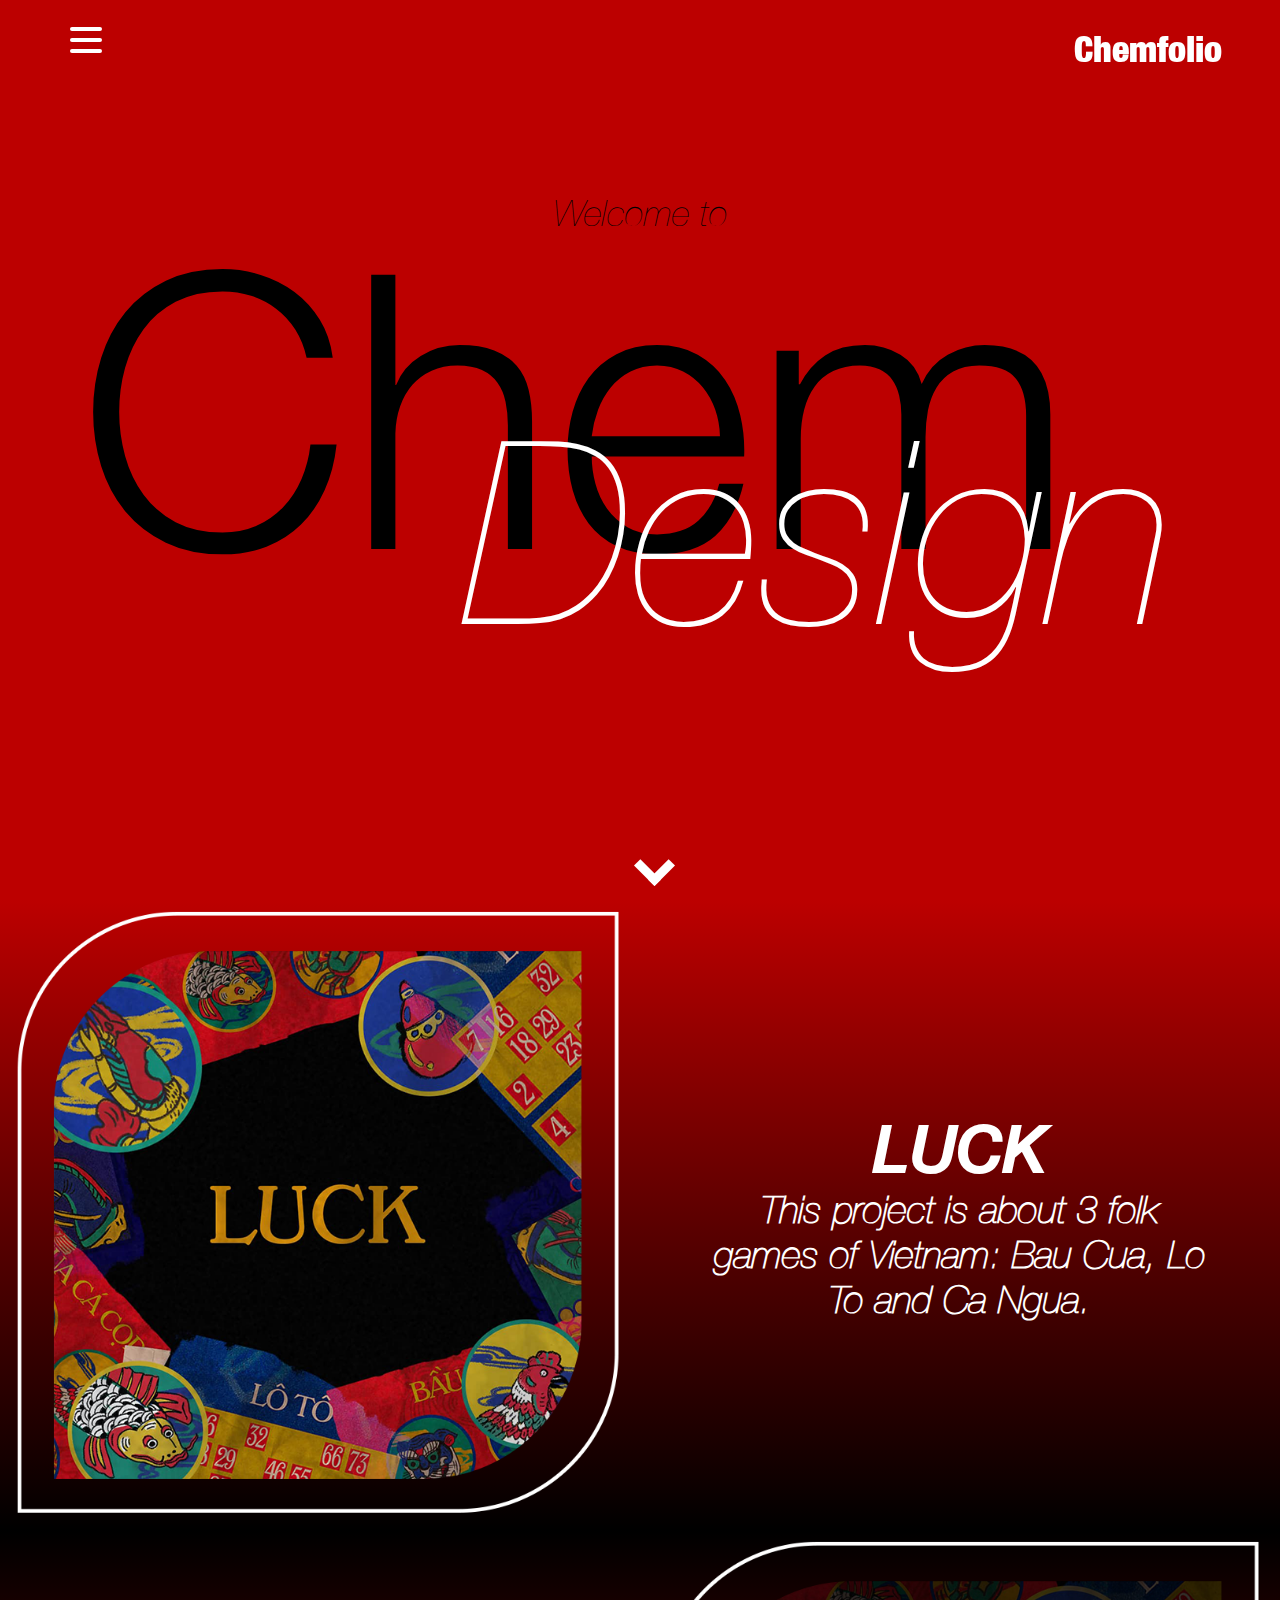
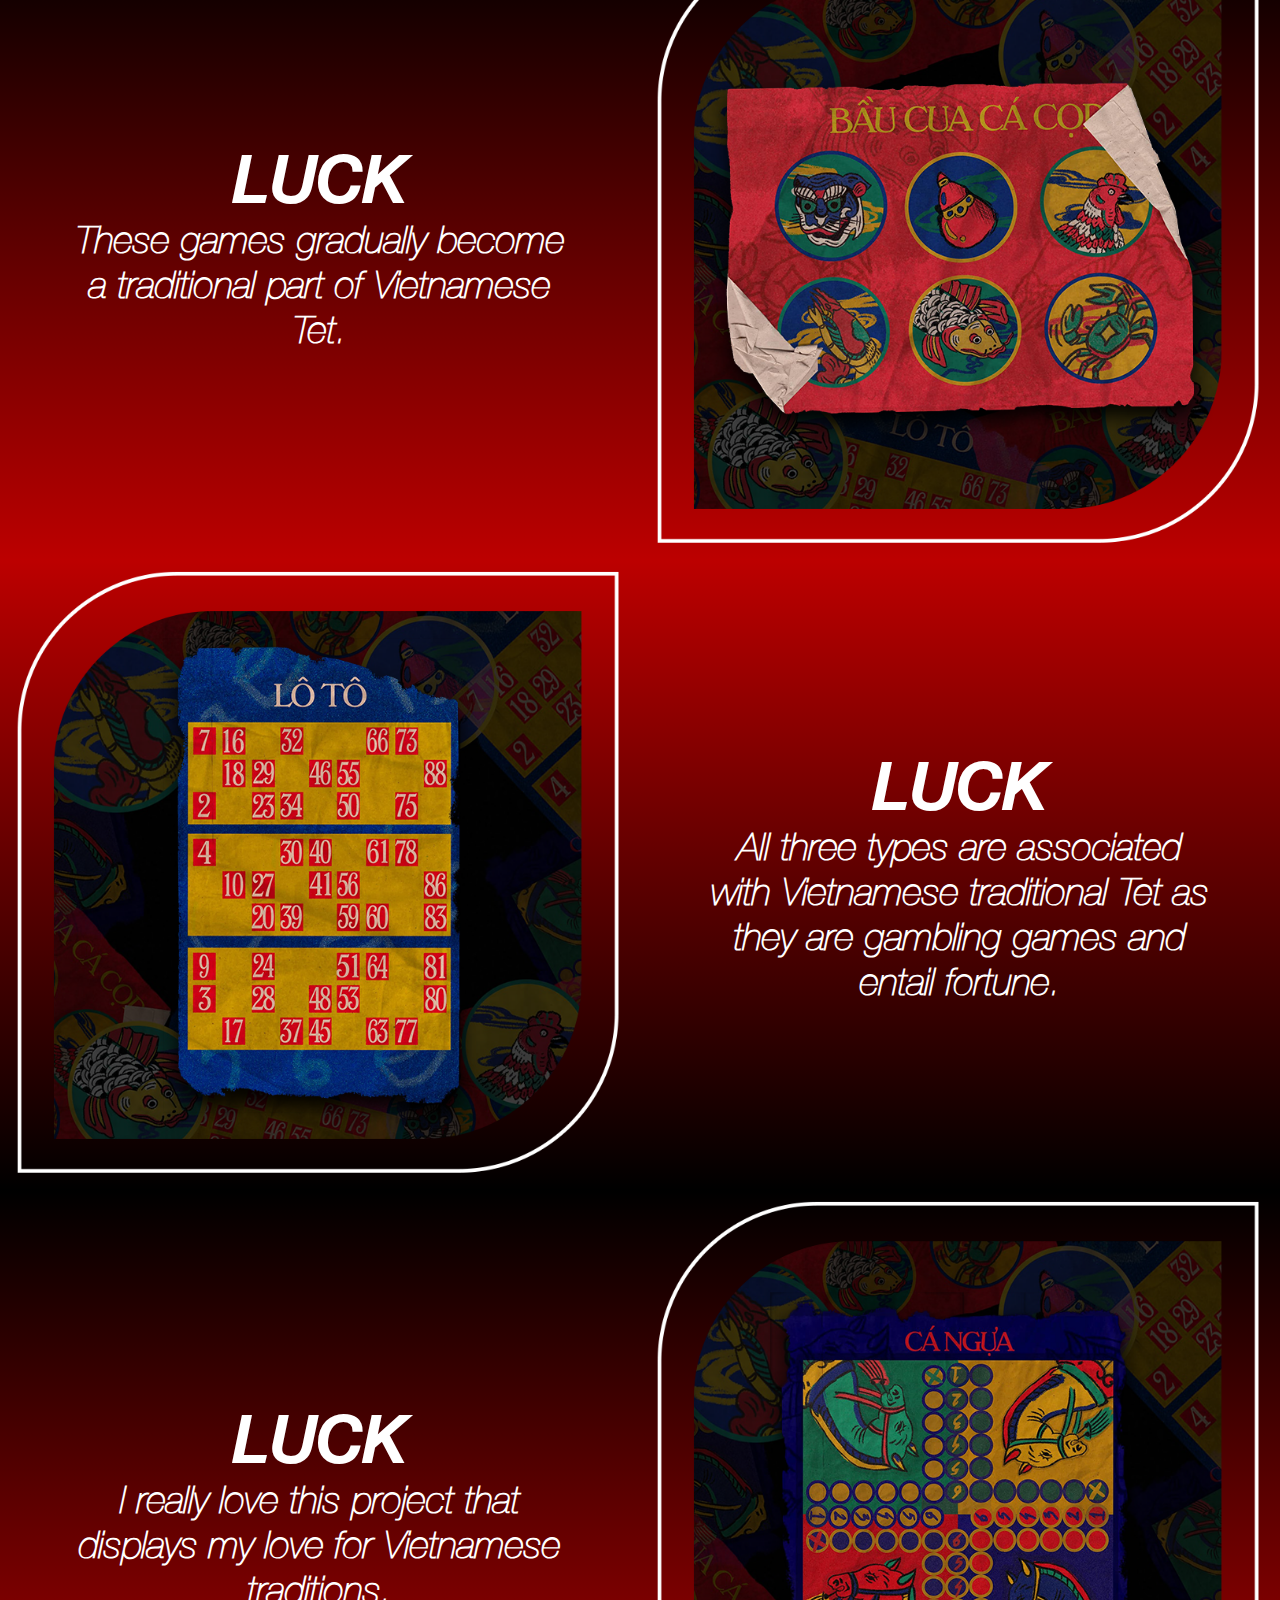
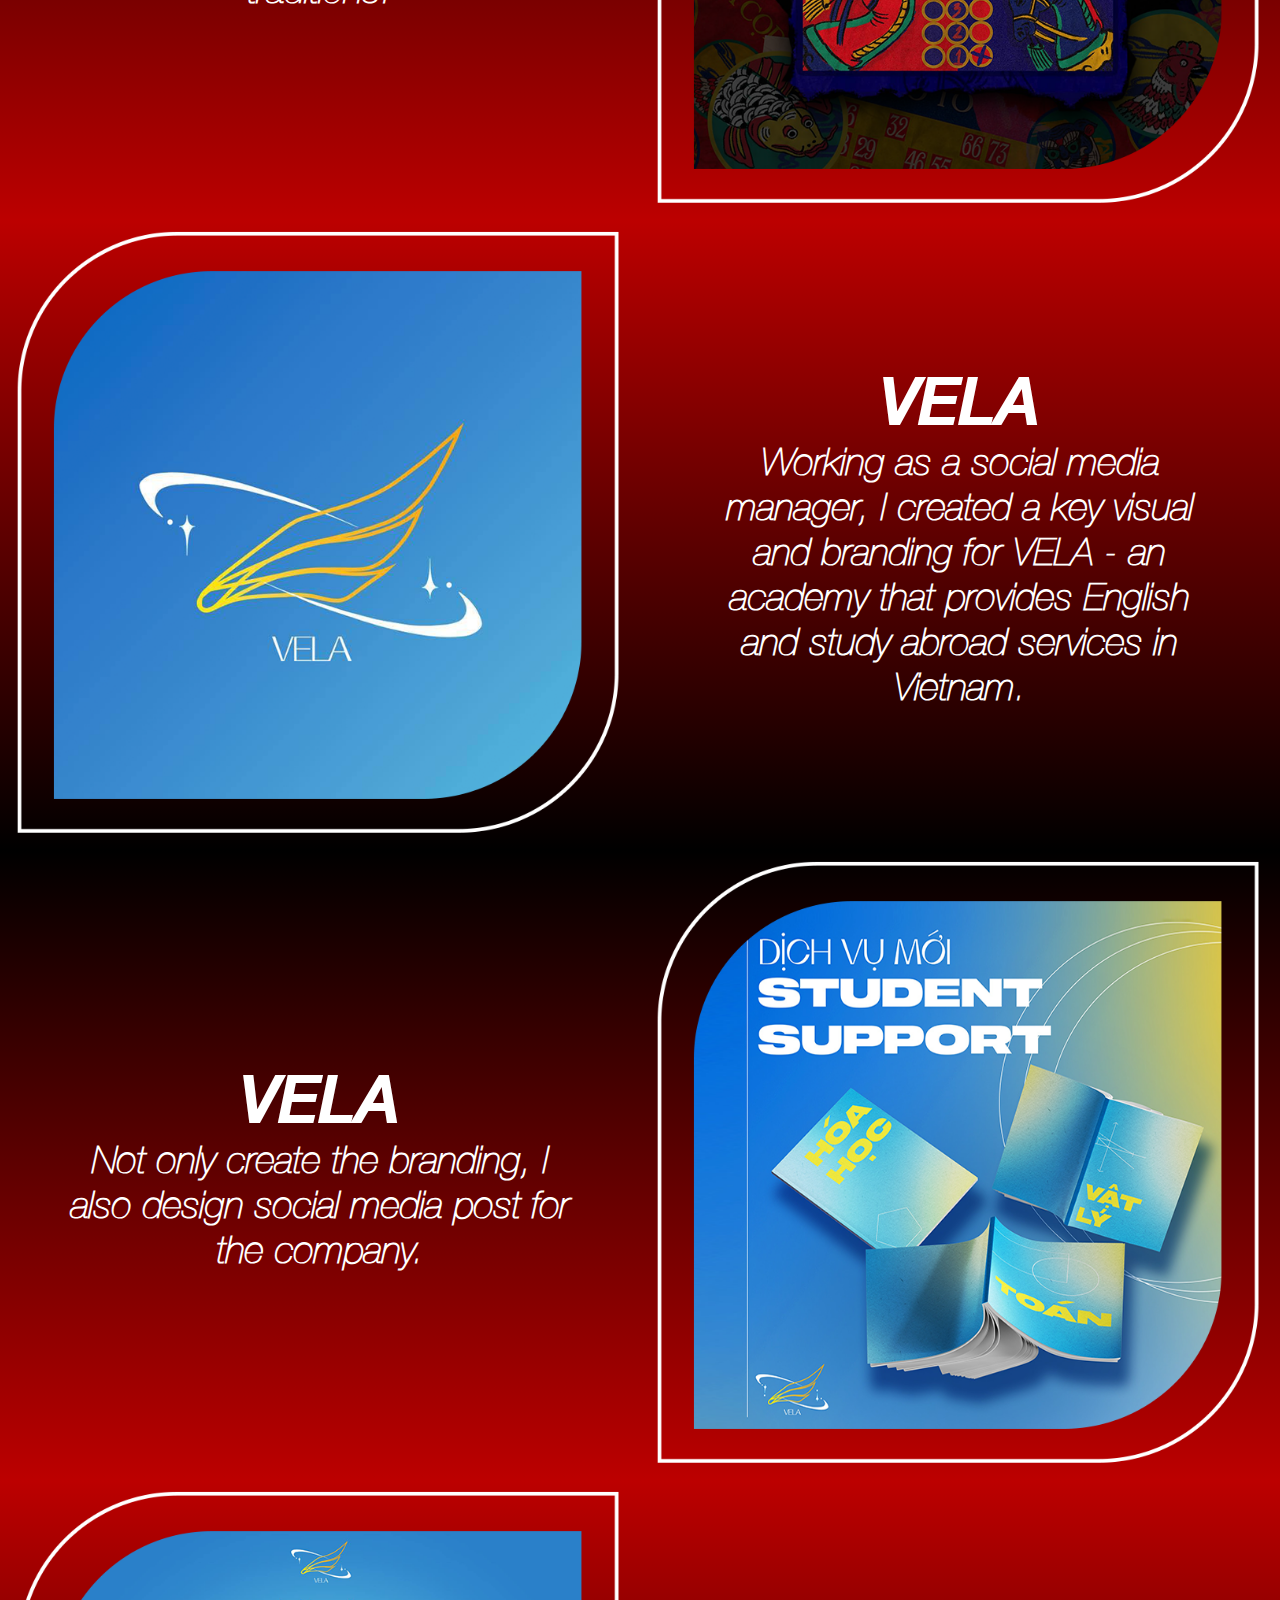
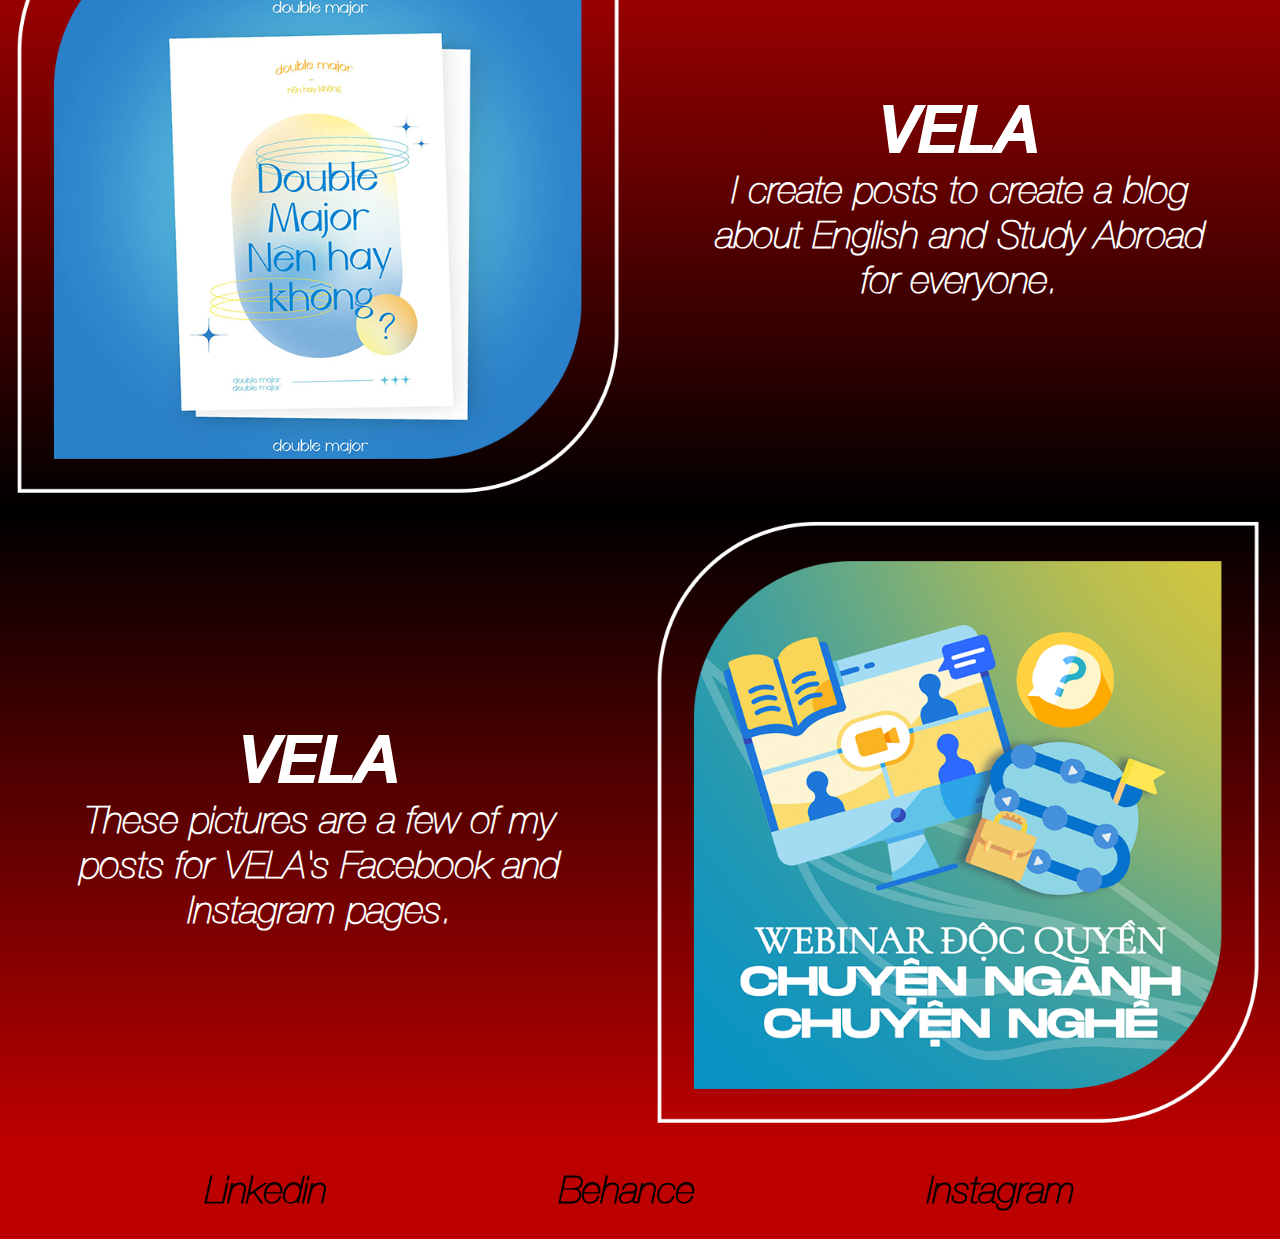
<file: DESIGN.html>
<!DOCTYPE html>
<html lang="en">
    <head> 
        <meta charset="utf-8">
        <meta name="viewport" content="width=device-width, initial-scale=1"> 
        <title> Chemfolio/Design </title>
        <link rel="stylesheet" href="design.css">
    </head>
    <body> 
        <nav>
            <div class="navbar">
              <div class="container nav-container">
                  <input class="checkbox" type="checkbox" />
                  <div class="hamburger-lines">
                    <span class="line line1"></span>
                    <span class="line line2"></span>
                    <span class="line line3"></span>
                  </div>  
                <div class="logo">
                    <a class="logo-link" href="index.html">Chemfolio</a>
                </div>
                <ul class="menu-items">
                    <li><a class="page-link" href="RESUME.html">RESUME</a></li>
                    <li><a class="page-link" href="PHOTOGRAPHY.html">PHOTOGRAPHY</a></li>
                    <li><a class="page-link" href="DESIGN.html">DESIGN</a></li>
                    <li><a class="page-link" href="DRAWING.html">DRAWING</a></li>
                    <li><a class="page-link" href="UIUX.html">UIUX</a></li>
                </ul>
              </div>
            </div> 
          </nav>
          <div id="homepage-container">
                  <!-- start page -->
              <section class="page-1"> 
                  <div class="page-1-typo" style="display:inline-block">
                      <!-- page 1 characters -->
                      <div id="Welcome">Welcome to</div>
                      <div id="Chem" class="character">Chem</div>
                      <div id="Design" class="character">Design</div>
                  </div>
                  <p><i class="arrow down"></i></p>
              </section>
              <!-- page 2 -->
              <section class="page-2"> 
                <div class="page right">
                  <div class="image">
                    <img src="img/luck1-large.png" alt="picture">
                  </div>
                  <div class="text">
                    <h2>
                      <span class="title">LUCK</span>
                      <span class="description">This project is about 3 folk games of Vietnam: Bau Cua, Lo To and Ca Ngua. </span>
                    </h2>
                  </div>
                </div>
              </section>
              <!-- page 3 -->
              <section class="page-3"> 
                <div class="page left">
                  <div class="text">
                    <h2>
                      <span class="title">LUCK</span>
                      <span class="description">These games gradually become a traditional part of Vietnamese Tet. </span>
                      </h2>
                  </div>
                  <div class="image">
                    <img src="img/luck2-large.png" alt="picture">
                  </div>
                </div>
              </section>
              <!-- page 4 -->
              <section class="page-4"> 
                <div class="page right">
                  <div class="image">
                    <img src="img/luck3-large.png" alt="picture">
                  </div>
                  <div  class="text">
                    <h2>
                      <span class="title">LUCK</span>
                      <span class="description">All three types are associated with Vietnamese traditional Tet as they are gambling games and entail fortune. </span>
                    </h2>
                  </div>
                </div>
              </section>
              <!-- page 5 -->
              <section class="page-5"> 
                <div class="page left">
                  <div class="text">
                    <h2>
                      <span class="title">LUCK</span>
                      <span class="description"> I really love this project that displays my love for Vietnamese traditions. </span>
                    </h2>
                  </div>
                  <div class="image">
                    <img src="img/luck4-large.png" alt="picture">
                  </div>
                </div>
              </section>
              <!-- page 6 -->
              <section class="page-6"> 
                <div class="page right">
                  <div class="image">
                    <img src="img/vela1-large.png" alt="picture">
                  </div>
                  <div class="text">
                    <h2>
                      <span class="title">VELA</span>
                      <span class="description">Working as a social media manager, I created a key visual and branding for VELA - an academy that provides English and study abroad services in Vietnam. </span>
                    </h2>
                  </div>
                </div>
              </section>
              <!-- page 7 -->
              <section class="page-7"> 
                <div class="page left">
                  <div class="text">
                    <h2>
                      <span class="title">VELA</span>
                      <span class="description">Not only create the branding, I also design social media post for the company. </span>
                    </h2>
                  </div>
                  <div class="image">
                    <img src="img/vela2-large.png" alt="picture">
                  </div>
                </div>
              </section>
              <!-- page 8 -->
              <section class="page-8"> 
                <div class="page right">
                  <div class="image">
                    <img src="img/vela3-large.png" alt="picture">
                  </div>
                  <div  class="text">
                    <h2>
                      <span class="title">VELA</span>
                      <span class="description"> I create posts to create a blog about English and Study Abroad for everyone.</span>
                    </h2>
                  </div>
                </div>
              </section>
              <!-- page 9 -->
              <section class="page-9"> 
                <div class="page left">
                  <div class="text">
                    <h2>
                      <span class="title">VELA</span>
                      <span class="description">These pictures are a few of my posts for VELA's Facebook and Instagram pages. </span>
                    </h2>
                  </div>
                  <div class="image">
                    <img src="img/vela4-large.png" alt="picture">
                  </div>
                </div>
              </section>
        </div>
        <!--start footer -->
        <div class="footer">
            <a href="https://www.linkedin.com/in/chemduong2504/" target="_blank">Linkedin</a>
            <a href="https://www.behance.net/trmdng5" target="_blank">Behance</a>
            <a href="https://www.instagram.com/thu.chem/" target="_blank">Instagram</a>
        </div>
        <script src="script.js"></script>
</body>
</html>
</file>
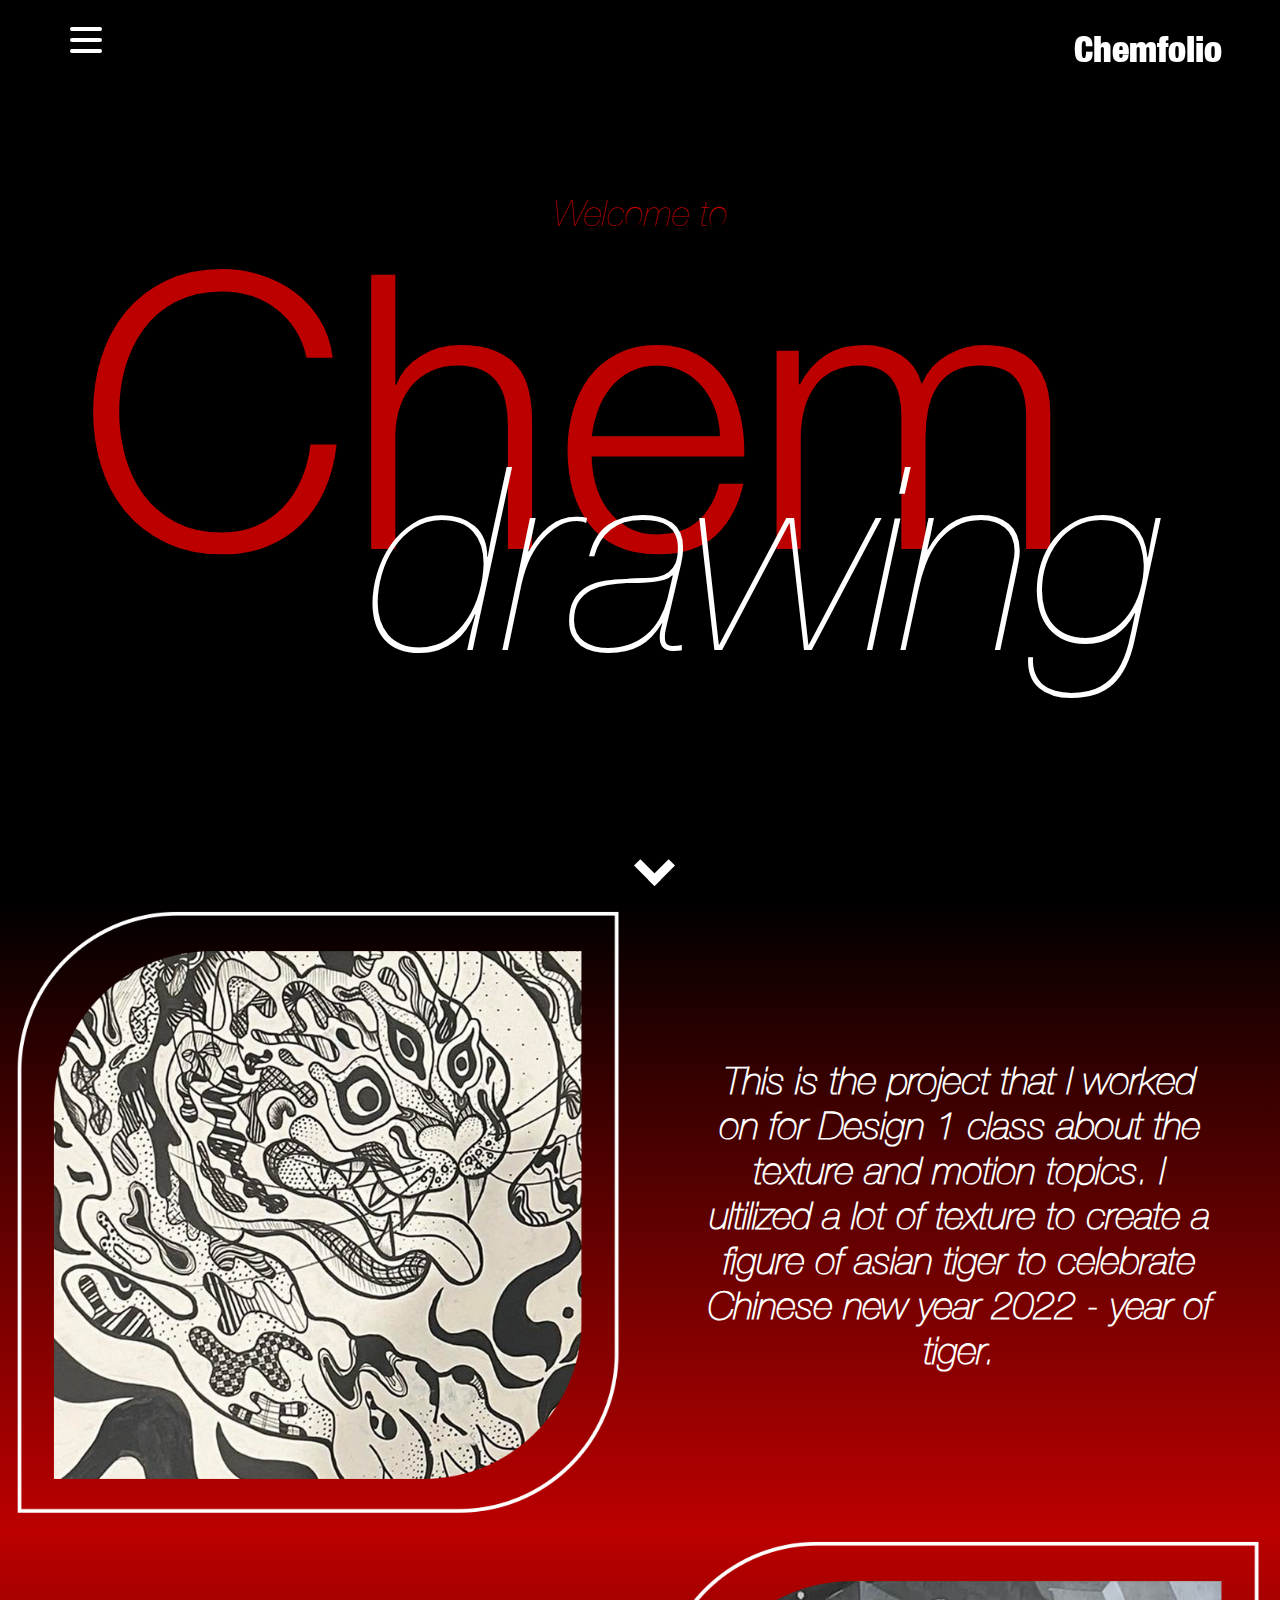
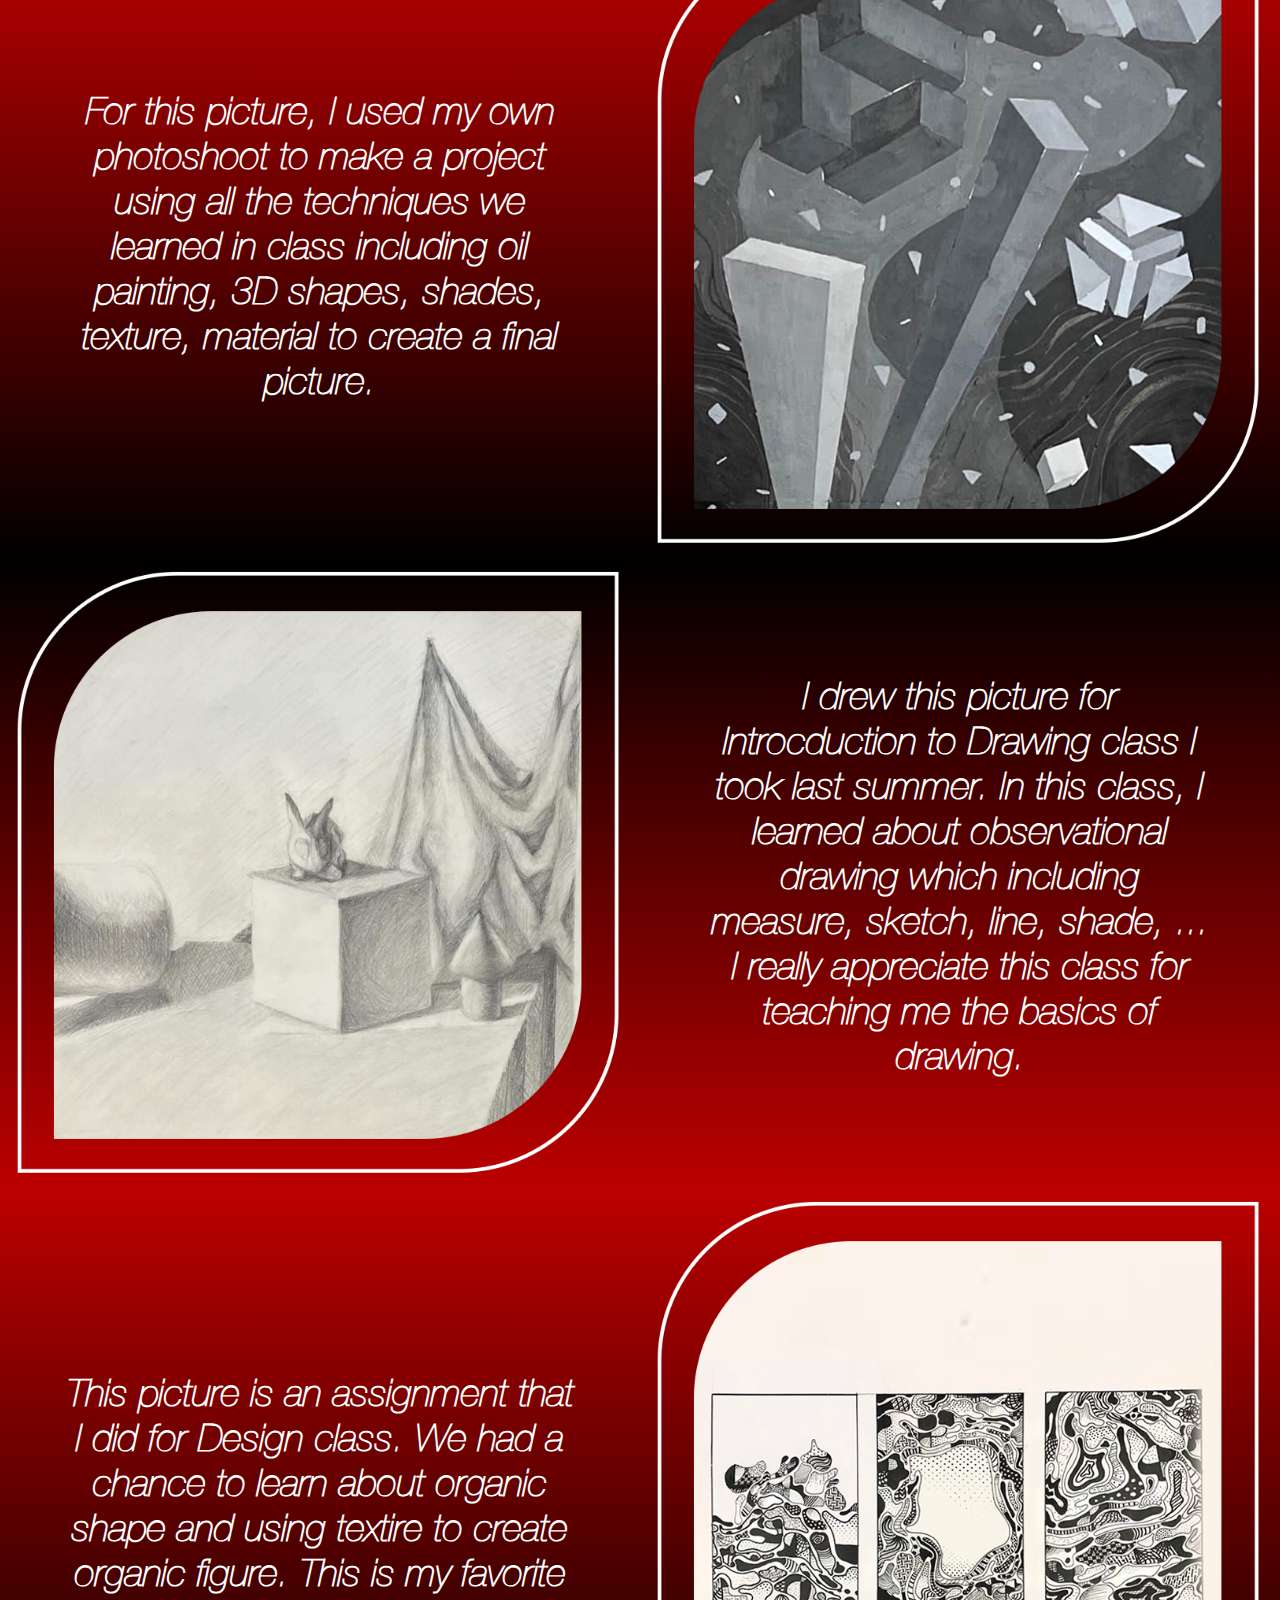
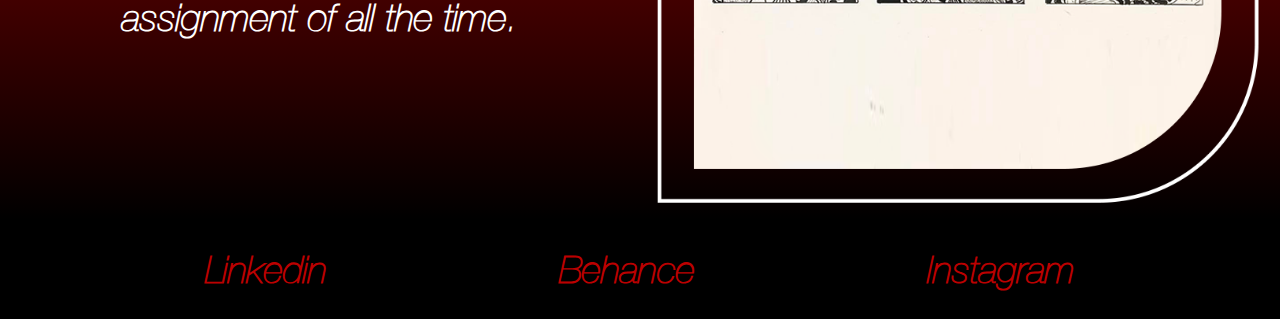
<file: DRAWING.html>
<!DOCTYPE html>
<html lang="en">
    <head> 
        <meta charset="utf-8">
        <meta name="viewport" content="width=device-width, initial-scale=1"> 
        <title> Chemfolio/Drawing </title>
        <link rel="stylesheet" href="drawing.css">
    </head>
    <body> 
        <!-- start header -->
        <nav>
            <div class="navbar">
              <div class="container nav-container">
                  <input class="checkbox" type="checkbox" />
                  <div class="hamburger-lines">
                    <span class="line line1"></span>
                    <span class="line line2"></span>
                    <span class="line line3"></span>
                  </div>  
                <div class="logo">
                    <a class="logo-link" href="index.html">Chemfolio</a>
                </div>
                <ul class="menu-items">
                    <li><a class="page-link" href="RESUME.html">RESUME</a></li>
                    <li><a class="page-link" href="PHOTOGRAPHY.html">PHOTOGRAPHY</a></li>
                    <li><a class="page-link" href="DESIGN.html">DESIGN</a></li>
                    <li><a class="page-link" href="DRAWING.html">DRAWING</a></li>
                    <li><a class="page-link" href="UIUX.html">UIUX</a></li>
                </ul>
              </div>
            </div>
          </nav>
          <div id="homepage-container">
                <!-- start page -->
              <section class="page-1"> 
                <div class="page-1-typo" style="display:inline-block">
                    <!-- page 1 characters -->
                    <div id="Welcome">Welcome to</div>
                    <div id="Chem" class="character">Chem</div>
                    <div id="drawing" class="character">drawing</div>
                </div>
                <p><i class="arrow down"></i></p>
              </section>
            <!-- page 2 -->
            <section class="page-2"> 
              <div class="page right">
                <div class="image">
                  <img src="img/draw1-large.png" alt="picture">
                </div>
                <div class="text">
                  <h2>This is the project that I worked on for Design 1 class about the texture and motion topics. I ultilized a lot of texture to create a figure of asian tiger to celebrate Chinese new year 2022 - year of tiger.
                  </h2>
                </div>
              </div>
            </section>
            <!-- page 3 -->
            <section class="page-3"> 
              <div class="page left">
                <div class="text">
                  <h2>For this picture, I used my own photoshoot to make a project using all the techniques we learned in class including oil painting, 3D shapes, shades, texture, material to create a final picture.
                  </h2>
                </div>
                <div class="image">
                  <img src="img/draw2-large.png" alt="picture">
                </div>
              </div>
            </section>
            <!-- page 4 -->
            <section class="page-4"> 
              <div class="page right">
                <div class="image">
                  <img src="img/draw3-large.png" alt="picture">
                </div>
                <div  class="text">
                  <h2>I drew this picture for Introcduction to Drawing class I took last summer. In this class, I learned about observational drawing which including measure, sketch, line, shade, ... I really appreciate this class for teaching me the basics of drawing.
                  </h2>
                </div>
              </div>
            </section>
            <!-- page 5 -->
            <section class="page-5"> 
              <div class="page left">
                <div class="text">
                  <h2>This picture is an assignment that I did for Design class. We had a chance to learn about organic shape and using textire to create organic figure. This is my favorite assignment of all the time.              </h2>
                </div>
                <div class="image">
                  <img src="img/draw4-large.png" alt="picture">
                </div>
              </div>
            </section>
          </div>
                <!--start footer -->
            <div class="footer">
                <a href="https://www.linkedin.com/in/chemduong2504/" target="_blank">Linkedin</a>
                <a href="https://www.behance.net/trmdng5" target="_blank">Behance</a>
                <a href="https://www.instagram.com/thu.chem/" target="_blank">Instagram</a>
            </div>
            <script src="script.js"></script>
</body>
</html>
</file>
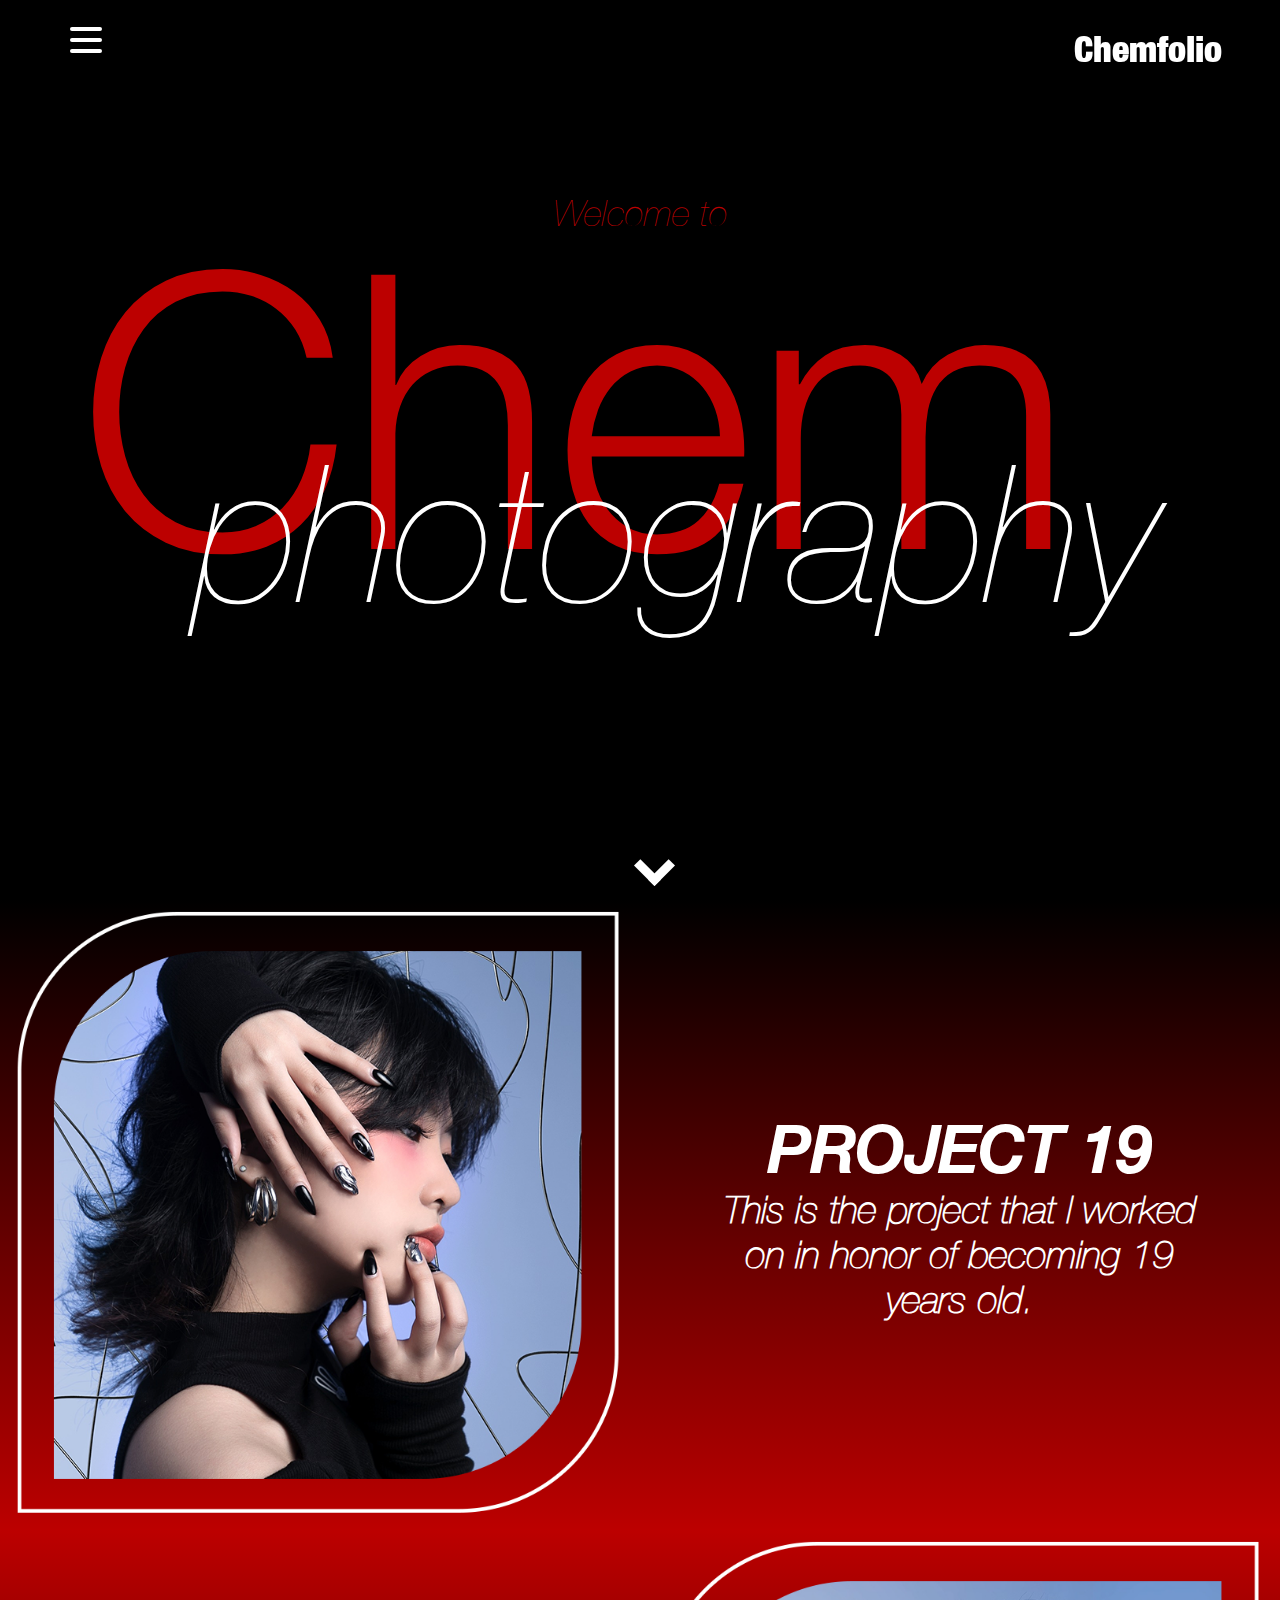
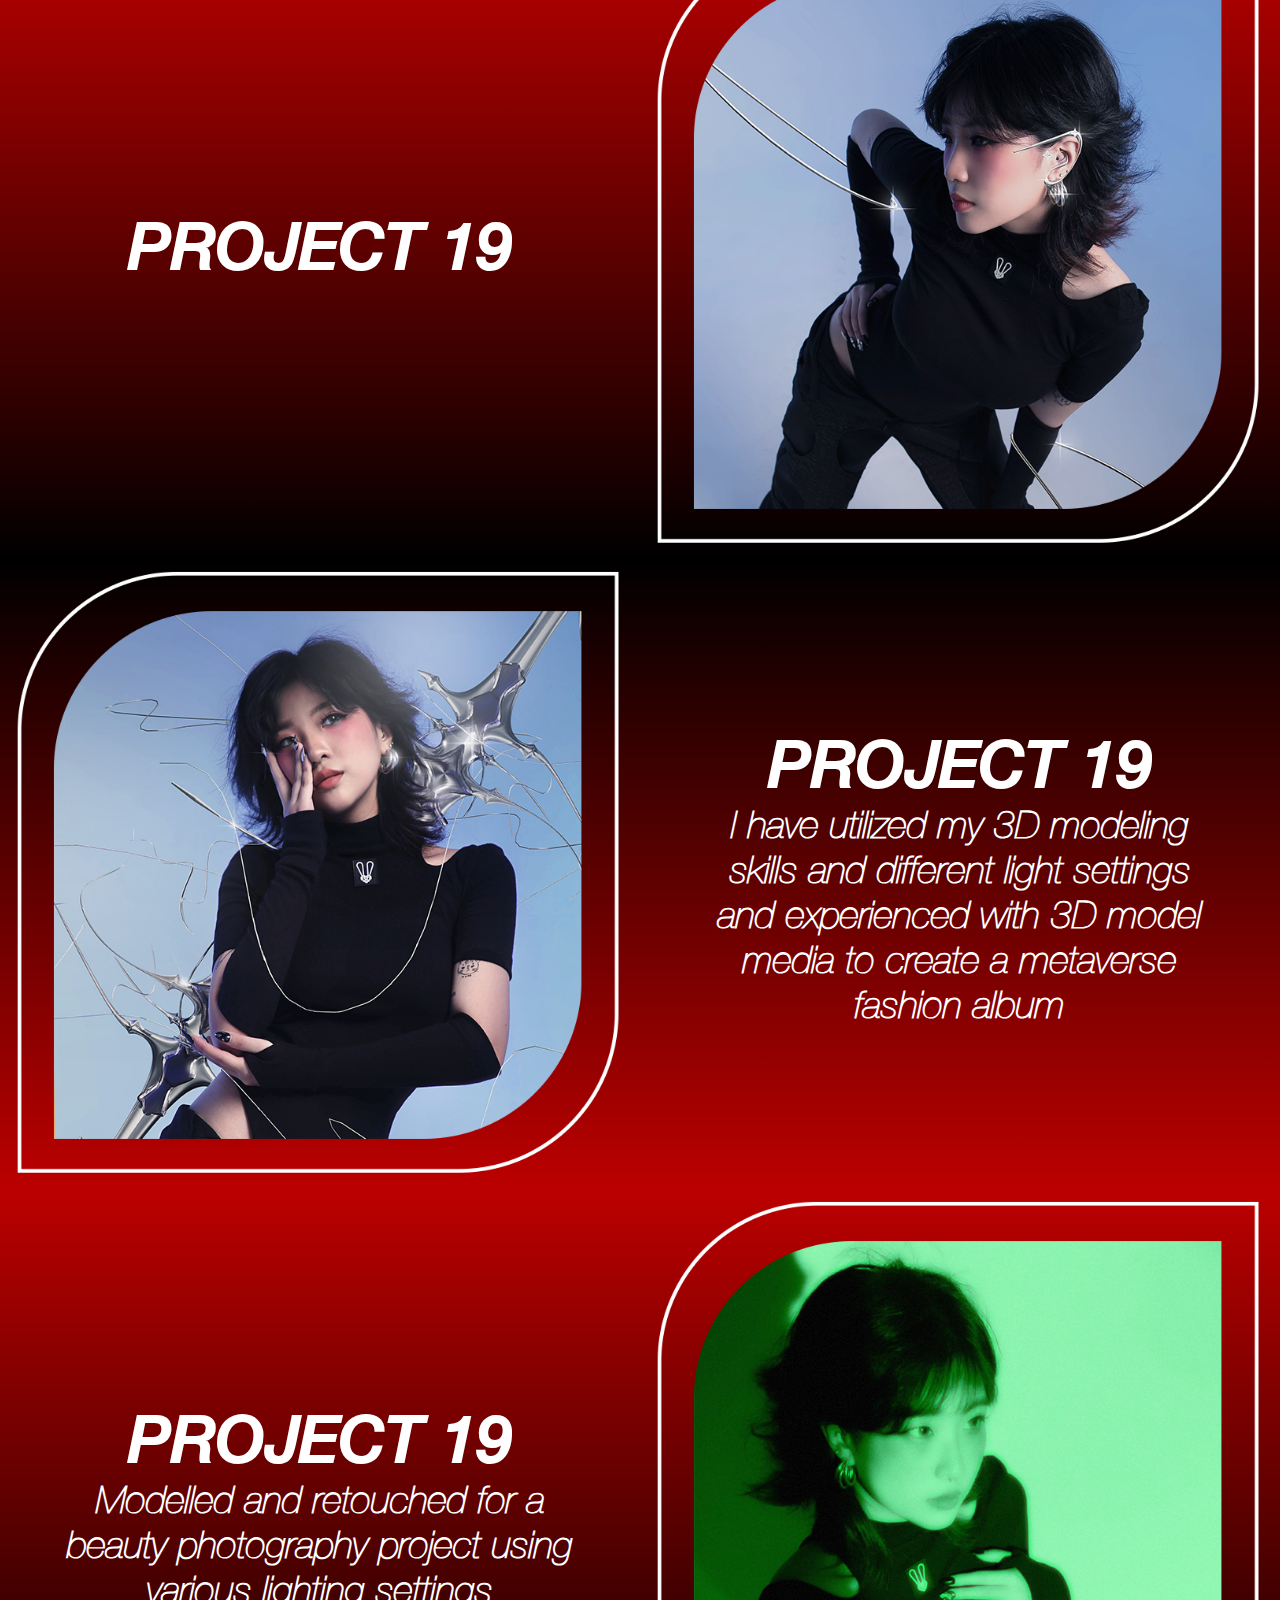
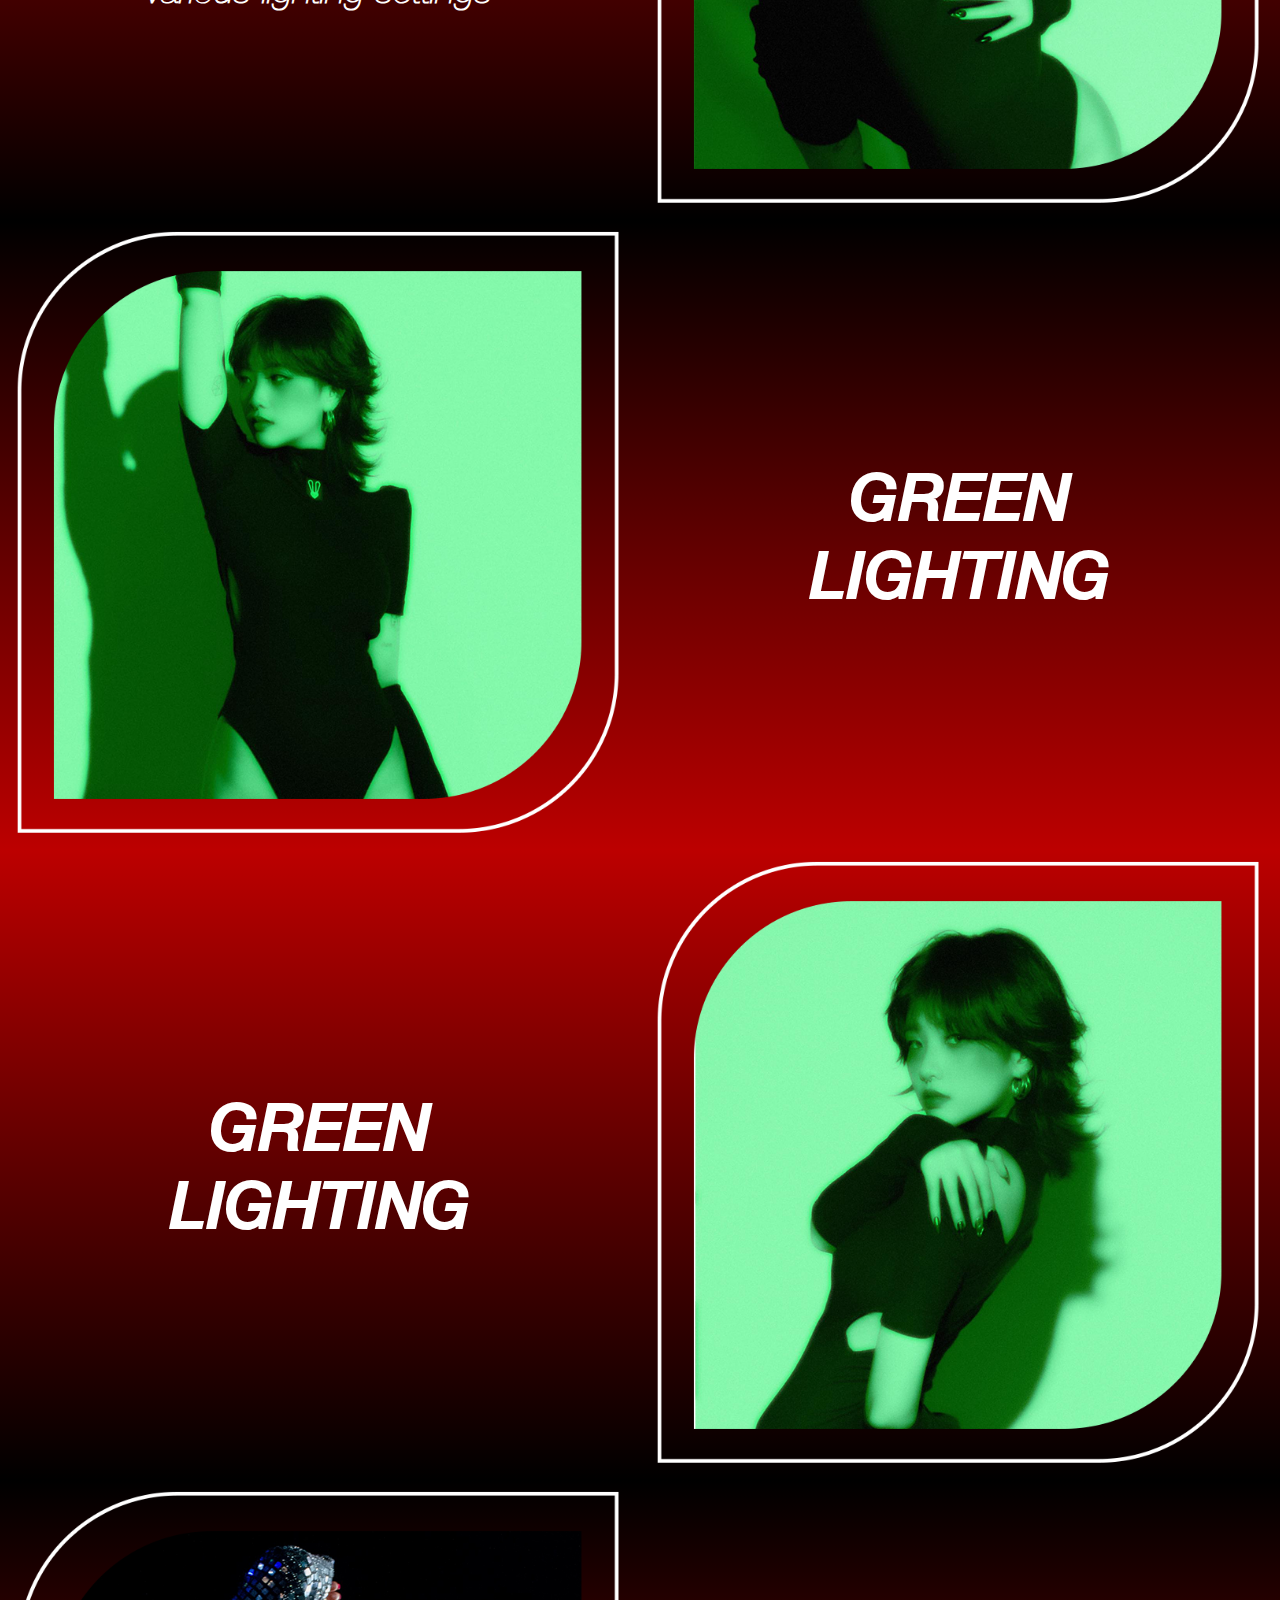
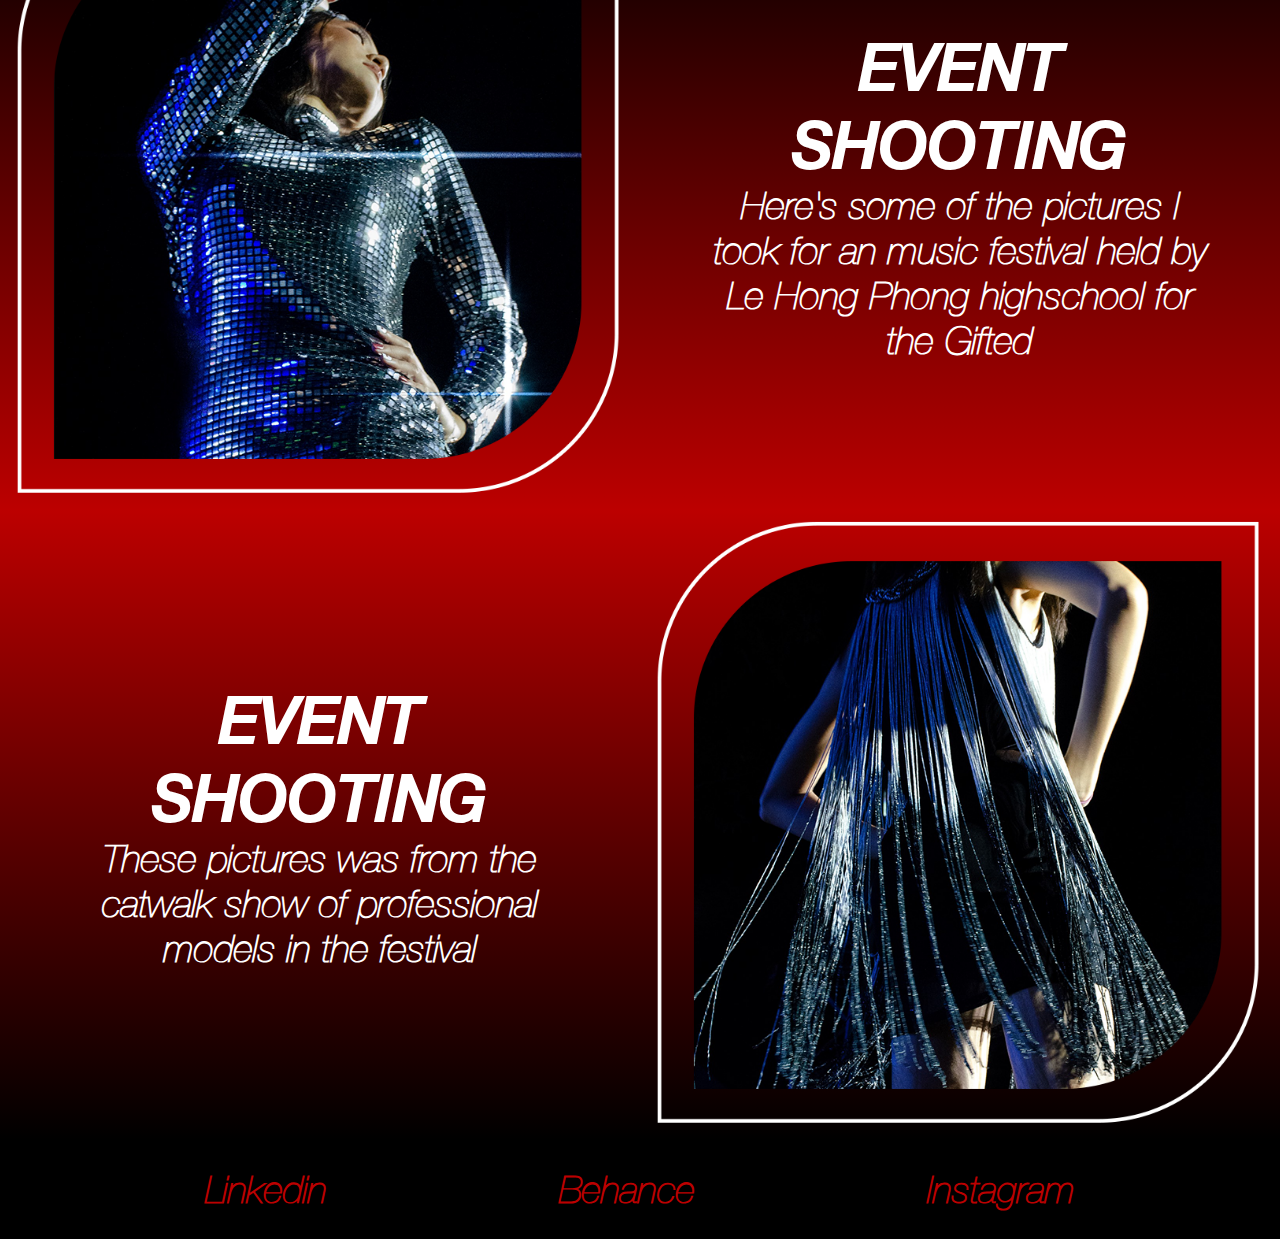
<file: PHOTOGRAPHY.html>
<!DOCTYPE html>
<html lang="en">
    <head> 
        <meta charset="utf-8">
        <meta name="viewport" content="width=device-width, initial-scale=1"> 
        <title> Chemfolio/Photography </title>
        <link rel="stylesheet" href="photography.CSS">
    </head>
    <body> 
      <!-- start header -->
        <nav>
            <div class="navbar">
              <div class="container nav-container">
                  <input class="checkbox" type="checkbox"/>
                  <div class="hamburger-lines">
                    <span class="line line1"></span>
                    <span class="line line2"></span>
                    <span class="line line3"></span>
                  </div>  
                <div class="logo">
                    <a class="logo-link" href="index.html">Chemfolio</a>
                </div>
                <ul class="menu-items">
                    <li><a class="page-link" href="RESUME.html">RESUME</a></li>
                    <li><a class="page-link" href="PHOTOGRAPHY.html">PHOTOGRAPHY</a></li>
                    <li><a class="page-link" href="DESIGN.html">DESIGN</a></li>
                    <li><a class="page-link" href="DRAWING.html">DRAWING</a></li>
                    <li><a class="page-link" href="UIUX.html">UIUX</a></li>
                </ul>
            </div>
            </div>
          </nav>
        <!-- start page -->
        <div id="homepage-container">
        <section class="page-1"> 
            <div class="page-1-typo" style="display:inline-block">
                <!-- page 1 characters -->
                <div id="Welcome">Welcome to</div>
                <div id="Chem" class="character">Chem</div>
                <div id="photography" class="character">photography</div>
            </div>
            <p><i class="arrow down"></i></p>
        </section>
        <!-- page 2 -->
        <section class="page-2"> 
          <div class="page right">
            <div class="image">
              <img src="img/photo1-large.png" alt="picture">
            </div>
            <div class="text">
              <h2>
                <span class="title">PROJECT 19</span>
                <span class="description">This is the project that I worked on in honor of becoming 19 years old.</span>
              </h2>
            </div>
          </div>
        </section>
        <!-- page 3 -->
        <section class="page-3"> 
          <div class="page left">
            <div class="text">
              <h2>
                <span class="title">PROJECT 19</span>
              </h2>
            </div>
            <div class="image">
              <img src="img/photo2-large.png" alt="picture">
            </div>
          </div>
        </section>
        <!-- page 4 -->
        <section class="page-4"> 
          <div class="page right">
            <div class="image">
              <img src="img/photo3-large.png" alt="picture">
            </div>
            <div  class="text">
              <h2>
                <span class="title">PROJECT 19</span>
                <span class="description">I have utilized my 3D modeling skills and different light settings and experienced with 3D model media to create a metaverse fashion album</span>
              </h2>
            </div>
          </div>
        </section>
        <!-- page 5 -->
        <section class="page-5"> 
          <div class="page left">
            <div class="text">
              <h2>
                <span class="title">PROJECT 19</span>
                <span class="description">Modelled and retouched for a beauty photography project using various lighting settings</span>
              </h2>
            </div>
            <div class="image">
              <img src="img/photo4-large.png" alt="picture">
            </div>
          </div>
        </section>
        <!-- page 6 -->
        <section class="page-6"> 
          <div class="page right">
            <div class="image">
              <img src="img/photo5-large.png" alt="picture">
            </div>
            <div class="text">
              <h2 class="title">GREEN LIGHTING</h2>
            </div>
          </div>
        </section>
        <!-- page 7 -->
        <section class="page-7"> 
          <div class="page left">
            <div class="text">
              <h2 class="title">GREEN LIGHTING</h2>
            </div>
            <div class="image">
              <img src="img/photo6-large.png" alt="picture">
            </div>
          </div>
        </section>
        <!-- page 8 -->
        <section class="page-8"> 
          <div class="page right">
            <div class="image">
              <img src="img/photo7-large.png" alt="picture">
            </div>
            <div  class="text">
              <h2>
                <span class="title">EVENT SHOOTING</span>
                <span class="description">Here's some of the pictures I took for an music festival held by Le Hong Phong highschool for the Gifted</span>
              </h2>
            </div>
          </div>
        </section>
        <!-- page 9 -->
        <section class="page-9"> 
          <div class="page left">
            <div class="text">
              <h2>
                <span class="title">EVENT SHOOTING</span>
                <span class="description">These pictures was from the catwalk show of professional models in the festival</span>
              </h2>
            </div>
            <div class="image">
              <img src="img/photo8-large.png" alt="picture">
            </div>
          </div>
        </section>
      </div>
        <!--start footer -->
        <div class="footer">
            <a href="https://www.linkedin.com/in/chemduong2504/" target="_blank">Linkedin</a>
            <a href="https://www.behance.net/trmdng5" target="_blank">Behance</a>
            <a href="https://www.instagram.com/thu.chem/" target="_blank">Instagram</a>
        </div>
        <script src="script.js"></script>
</body>
</html>
</file>
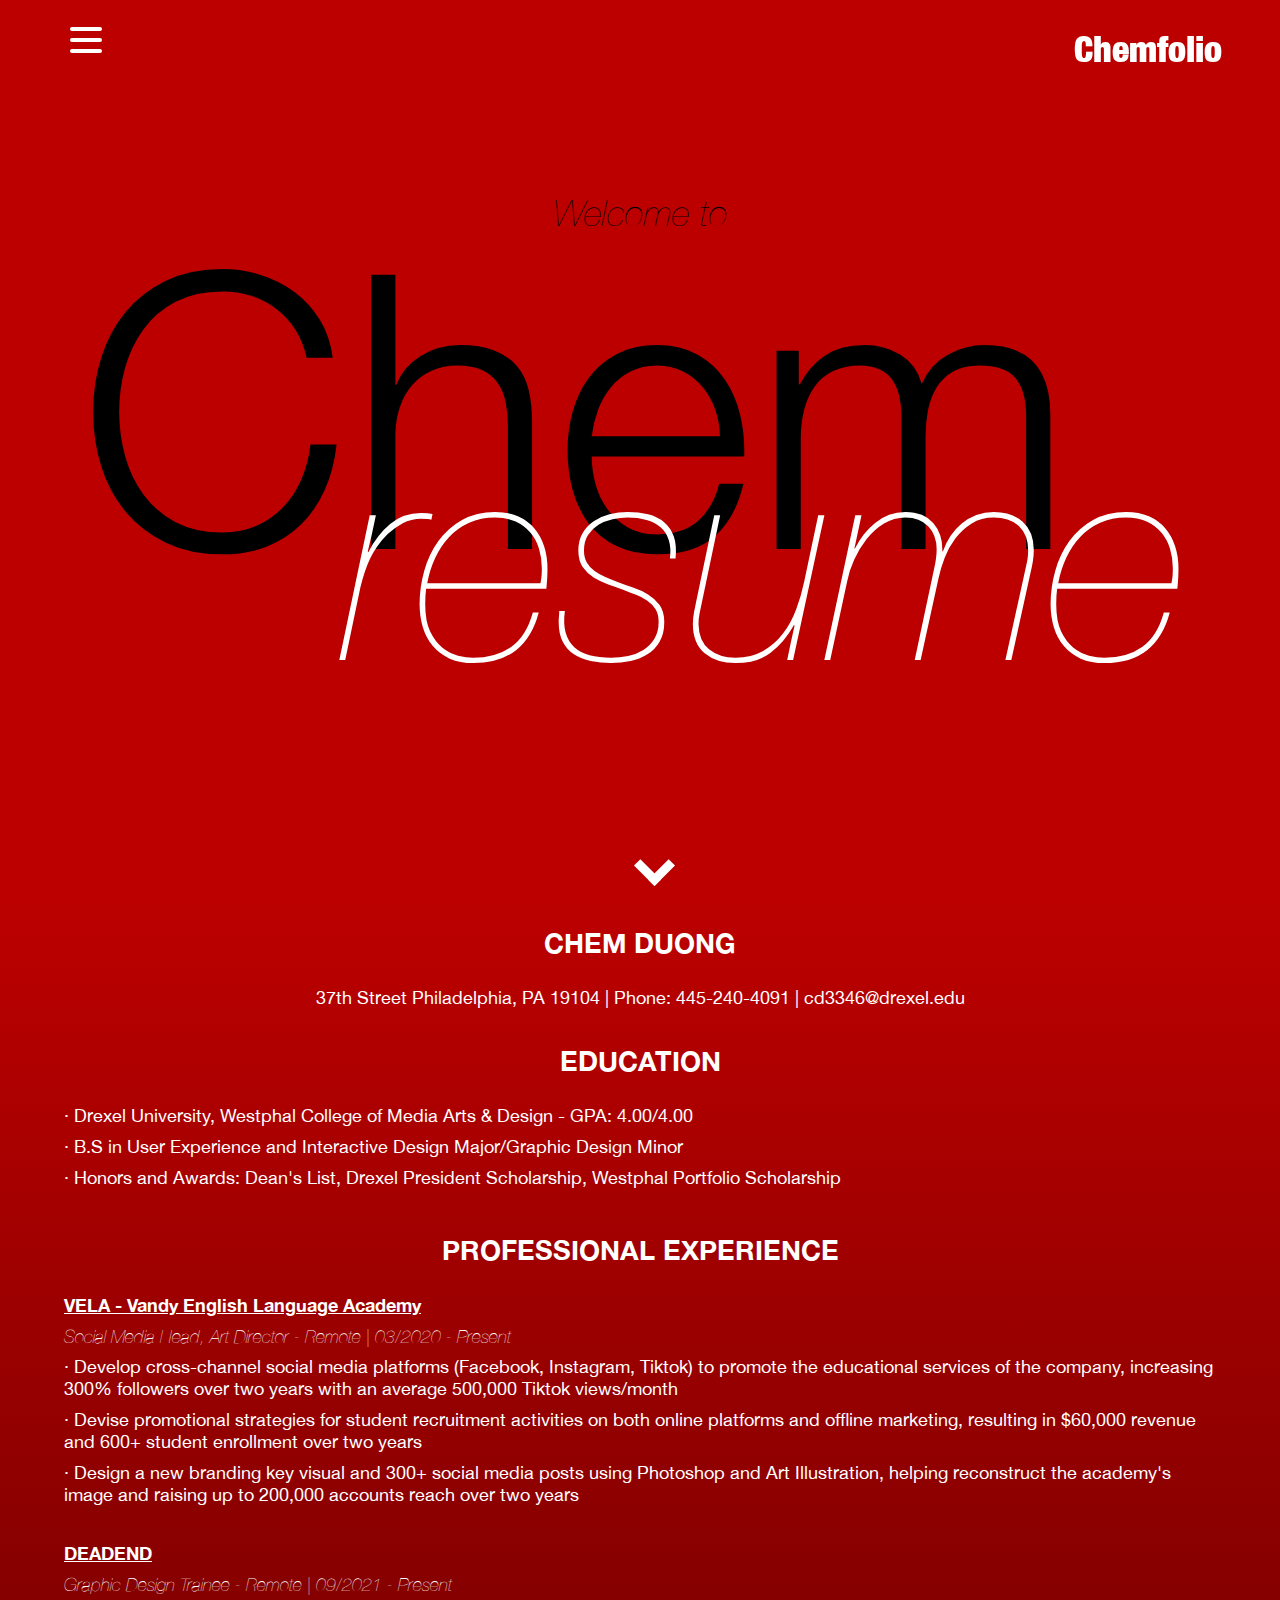
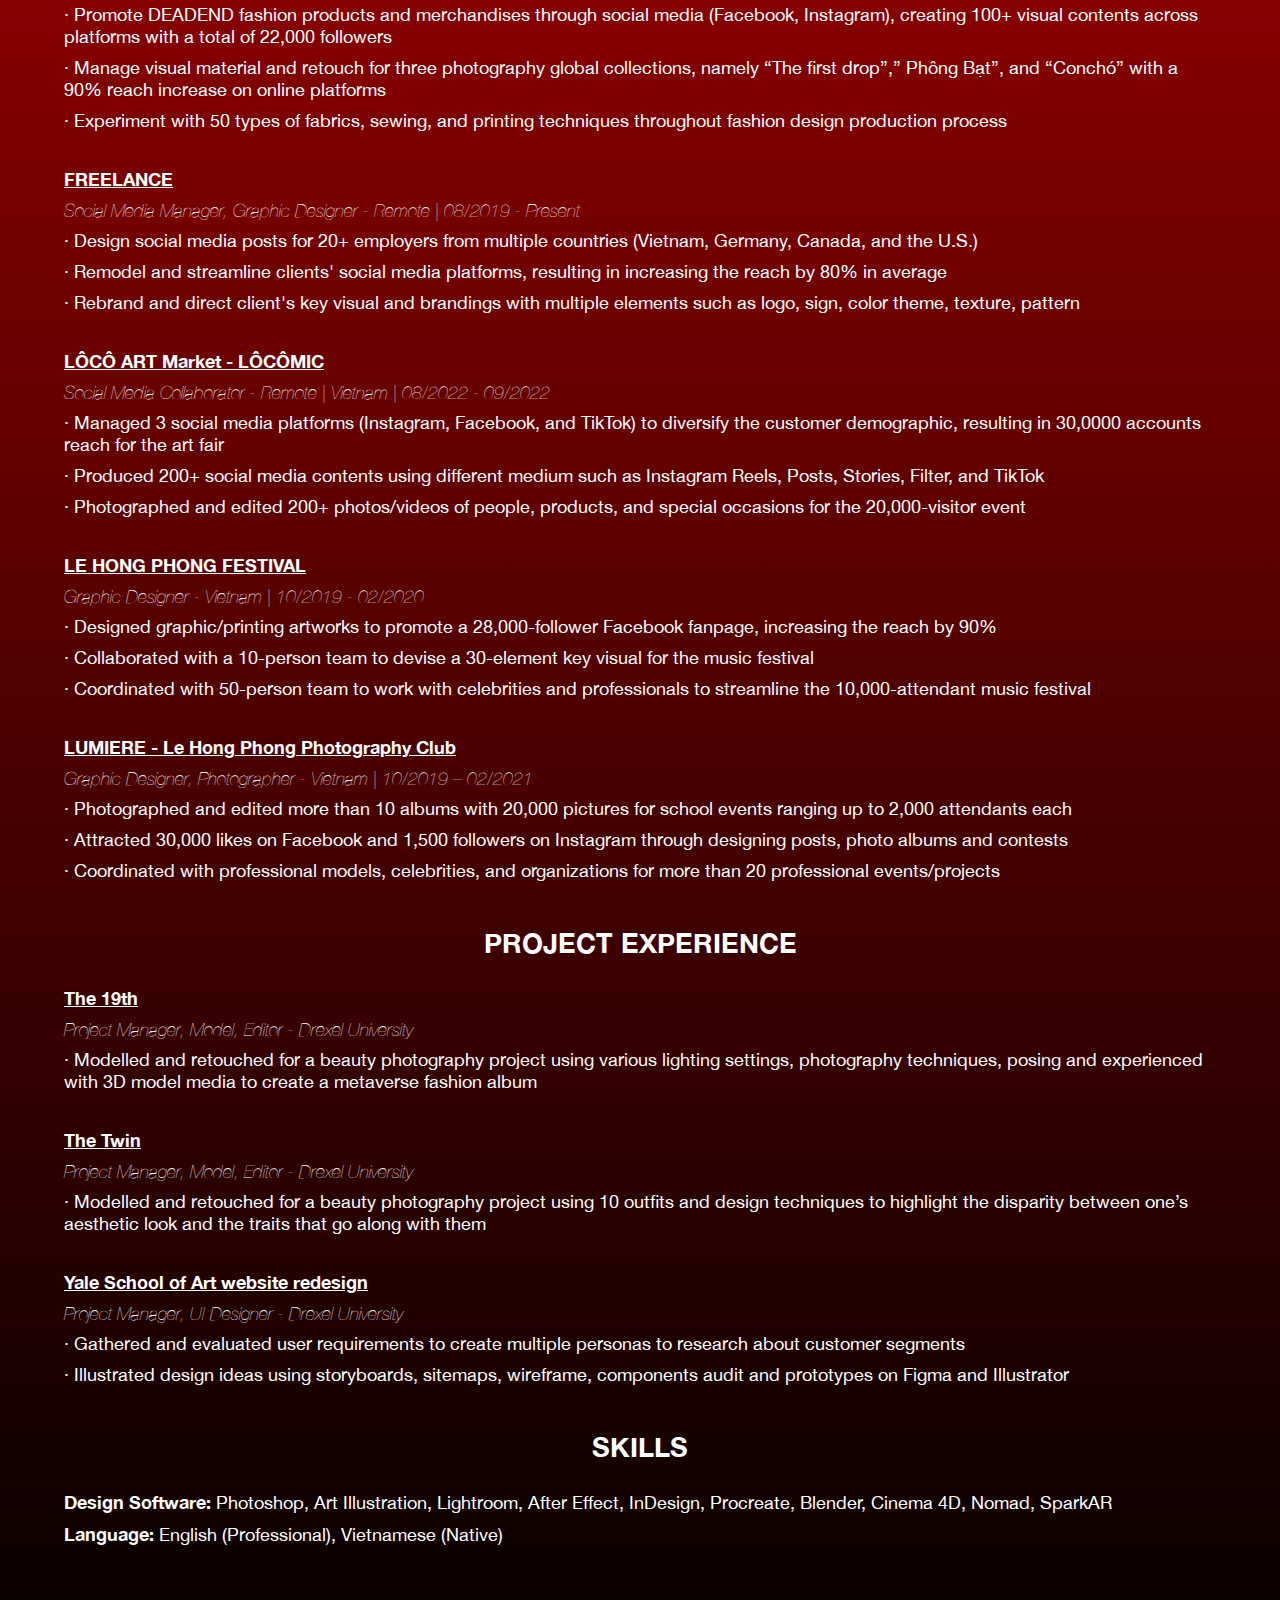
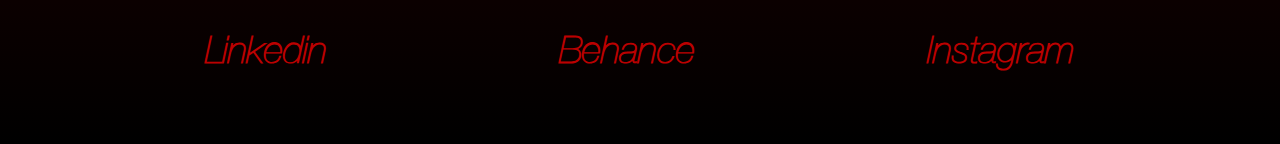
<file: RESUME.html>
<!DOCTYPE html>
<html lang="en">
    <head> 
        <meta charset="utf-8">
        <meta name="viewport" content="width=device-width, initial-scale=1"> 
        <title> Chemfolio/Resume </title>
        <link rel="stylesheet" href="resume.css">
    </head>
    <body>
        <!-- start header -->
        <nav>
            <div class="navbar">
              <div class="container nav-container">
                  <input class="checkbox" type="checkbox" />
                  <div class="hamburger-lines">
                    <span class="line line1"></span>
                    <span class="line line2"></span>
                    <span class="line line3"></span>
                  </div>  
                <div class="logo">
                    <a class="logo-link" href="index.html">Chemfolio</a>
                </div>
                <ul class="menu-items">
                    <li><a class="page-link" href="RESUME.html">RESUME</a></li>
                    <li><a class="page-link" href="PHOTOGRAPHY.html">PHOTOGRAPHY</a></li>
                    <li><a class="page-link" href="DESIGN.html">DESIGN</a></li>
                    <li><a class="page-link" href="DRAWING.html">DRAWING</a></li>
                    <li><a class="page-link" href="UIUX.html">UIUX</a></li>
                </ul>
              </div>
            </div>
          </nav>
            <!-- start page -->
        <div id="homepage-container">
        <section class="page-1"> 
            <div class="page-1-typo" style="display:inline-block">
                <!-- page 1 characters -->
                <div id="Welcome">Welcome to</div>
                <div id="Chem" class="character">Chem</div>
                <div id="resume" class="character">resume</div>
            </div>
            <p><i class="arrow down"></i></p>
        </section>
        <!-- start page content -->
        <section class="page-2"> 
            <div style="display:inline-block">
                <div class="resumepage"> 
                    <div class="name"> CHEM DUONG</div>
                    <div class="contact"> 
                        37th Street Philadelphia, PA 19104 | Phone: 445-240-4091 | cd3346@drexel.edu </div>
                    <!-- section 1 -->
                    <div class="header1">EDUCATION</div>
                    <div class="content1">
                        <div class="content2"> 
                            &#183; Drexel University, Westphal College of Media Arts & Design - GPA: 4.00/4.00
                        </div>
                        <div class="content2"> 
                            &#183; B.S in User Experience and Interactive Design Major/Graphic Design Minor
                        </div>
                        <div class="content2"> 
                            &#183; Honors and Awards: Dean's List, Drexel President Scholarship, Westphal Portfolio Scholarship
                        </div>
                    </div>
                    <!-- section 2 -->
                    <div class="header1">PROFESSIONAL EXPERIENCE</div>
                    <div class="content1">
                        <div class="subtitle">
                            <a class="explink" href="https://www.facebook.com/VELABuildingDreams" target="_blank"> 
                            VELA - Vandy English Language Academy </a>
                        </div>
                        <div class="content3"> 
                            Social Media Head, Art Director - Remote | 03/2020 - Present
                        </div>
                        <div>
                            <div class="workdes"> &#183; Develop cross-channel social media platforms (Facebook, Instagram, Tiktok) to promote the educational services of the company, increasing 300% followers over two years with an average 500,000 Tiktok views/month </div>
                            <div class="workdes"> &#183; Devise promotional strategies for student recruitment activities on both online platforms and offline marketing, resulting in $60,000 revenue and 600+ student enrollment over two years </div>
                            <div class="workdes"> &#183; Design a new branding key visual and 300+ social media posts using Photoshop and Art Illustration, helping reconstruct the academy's image and raising up to 200,000 accounts reach over two years </div>
                        </div>
                    </div>
                    <div class="content1">
                        <div class="subtitle">
                            <a class="explink" href="https://shop.deadendvietnam.com/" target="_blank"> 
                                DEADEND </a>
                        </div>
                        <div class="content3"> 
                            Graphic Design Trainee - Remote | 09/2021 - Present
                        </div>
                        <div>
                            <div class="workdes"> &#183; Promote DEADEND fashion products and merchandises through social media (Facebook, Instagram), creating 100+ visual contents across platforms with a total of 22,000 followers
                            </div>
                            <div class="workdes"> &#183; Manage visual material and retouch for three photography global collections, namely “The first drop”,” Phông Bạt”, and “Conchó” with a 90% reach increase on online platforms
                            </div>
                            <div class="workdes"> &#183; Experiment with 50 types of fabrics, sewing, and printing techniques throughout fashion design production process
                            </div>
                        </div>
                    </div>  
                    <div class="content1">
                        <div class="subtitle">
                            <a class="explink" href="https://drive.google.com/drive/folders/1Pm-Pxobel6bZsdwSh7xwjlxCGErapMgk/" target="_blank"> 
                                    FREELANCE </a>
                        </div>
                        <div class="content3"> 
                            Social Media Manager, Graphic Designer - Remote | 08/2019 - Present
                        </div>
                        <div>
                            <div class="workdes"> &#183; Design social media posts for 20+ employers from multiple countries (Vietnam, Germany, Canada, and the U.S.)
                            </div>
                            <div class="workdes"> &#183; Remodel and streamline clients' social media platforms, resulting in increasing the reach by 80% in average
                            </div>
                            <div class="workdes"> &#183; Rebrand and direct client's key visual and brandings with multiple elements such as logo, sign, color theme, texture, pattern
                            </div>
                        </div>
                    </div>
                    <div class="content1">
                        <div class="subtitle">
                            <a class="explink" href="https://www.instagram.com/locoartmarket/?__coig_restricted=1" target="_blank"> 
                                LÔCÔ ART Market - LÔCÔMIC </a>
                        </div>
                        <div class="content3"> 
                            Social Media Collaborator - Remote | Vietnam | 08/2022 - 09/2022
                        </div>
                        <div>
                            <div class="workdes"> &#183; Managed 3 social media platforms (Instagram, Facebook, and TikTok) to diversify the customer demographic, resulting in 30,0000 accounts reach for the art fair
                            </div>
                            <div class="workdes"> &#183; Produced 200+ social media contents using different medium such as Instagram Reels, Posts, Stories, Filter, and TikTok
                            </div>
                            <div class="workdes"> &#183; Photographed and edited 200+ photos/videos of people, products, and special occasions for the 20,000-visitor event
                            </div>
                        </div>
                    </div>
                    <div class="content1">
                        <div class="subtitle">
                            <a class="explink" href="https://www.facebook.com/FestivalLHP" target="_blank"> 
                                LE HONG PHONG FESTIVAL </a>
                        </div>
                        <div class="content3"> 
                            Graphic Designer - Vietnam | 10/2019 - 02/2020
                        </div>
                        <div>
                            <div class="workdes"> &#183; Designed graphic/printing artworks to promote a 28,000-follower Facebook fanpage, increasing the reach by 90%
                            </div>
                            <div class="workdes"> &#183; Collaborated with a 10-person team to devise a 30-element key visual for the music festival
                            </div>
                            <div class="workdes"> &#183; Coordinated with 50-person team to work with celebrities and professionals to streamline the 10,000-attendant music festival
                            </div>
                        </div>                    
                    </div>
                    <div class="content1">
                        <div class="subtitle">
                            <a class="explink" href="https://www.facebook.com/LumiereLHP" target="_blank"> 
                                LUMIERE - Le Hong Phong Photography Club </a>
                        </div>
                        <div class="content3"> 
                            Graphic Designer, Photographer - Vietnam | 10/2019 – 02/2021
                        </div>
                        <div>
                            <div class="workdes"> &#183; Photographed and edited more than 10 albums with 20,000 pictures for school events ranging up to 2,000 attendants each
                            </div>
                            <div class="workdes"> &#183; Attracted 30,000 likes on Facebook and 1,500 followers on Instagram through designing posts, photo albums and contests
                            </div>
                            <div class="workdes"> &#183; Coordinated with professional models, celebrities, and organizations for more than 20 professional events/projects
                            </div>
                        </div>                    
                    </div>
                    <!-- section 3 -->
                    <div class="header1">PROJECT EXPERIENCE</div>
                        <div class="content1">
                            <div class="subtitle">
                                <a class="explink" href="https://drive.google.com/drive/folders/1e7ae3lY5Qy5HkzW2jsJl1tzTQeJmLOm2" target="_blank"> 
                                    The 19th </a>
                            </div>
                            <div class="content3"> 
                                Project Manager, Model, Editor - Drexel University
                            </div>
                            <div>
                                <div class="workdes"> &#183; Modelled and retouched for a beauty photography project using various lighting settings, photography techniques, posing and experienced with 3D model media to create a metaverse fashion album
                                </div>
                            </div>
                        </div>    
                        <div class="content1">
                            <div class="subtitle">
                                <a class="explink" href="https://drive.google.com/drive/folders/1mISO4W6b7Y0mw3J7ESXm8h2ksnOAfYnb" target="_blank"> 
                                    The Twin </a>
                            </div>
                            <div class="content3"> 
                                Project Manager, Model, Editor - Drexel University
                            </div>
                            <div>
                                <div class="workdes"> &#183; Modelled and retouched for a beauty photography project using 10 outfits and design techniques to highlight the disparity between one’s aesthetic look and the traits that go along with them
                                </div>
                            </div>                        
                        </div>
                        <div class="content1">
                            <div class="subtitle">
                                <a class="explink" href="https://drive.google.com/drive/folders/1Qn7EbGVQgdNZz97VB6o7PDNl87uC8np1" target="_blank"> 
                                    Yale School of Art website redesign </a>
                            </div>
                            <div class="content3"> 
                                Project Manager, UI Designer - Drexel University
                            </div>
                            <div>
                                <div class="workdes"> &#183; Gathered and evaluated user requirements to create multiple personas to research about customer segments
                                </div>
                                <div class="workdes"> &#183; Illustrated design ideas using storyboards, sitemaps, wireframe, components audit and prototypes on Figma and Illustrator
                                </div>
                            </div>                        
                        </div>
                    <!-- section 4 -->
                    <div class="header1">SKILLS</div>
                        <div class="content1">
                            <div class="workdes"> 
                            <span class="bolded"> Design Software: </span> Photoshop, Art Illustration, Lightroom, After Effect, InDesign, Procreate, Blender, Cinema 4D, Nomad, SparkAR
                            </div>
                            <div class="workdes"> 
                            <span class="bolded"> Language:</span> English (Professional), Vietnamese (Native)
                            </div>
                        </div>
            <!--start footer -->
            <div class="footer">
                <a href="https://www.linkedin.com/in/chemduong2504/" target="_blank">Linkedin</a>
                <a href="https://www.behance.net/trmdng5" target="_blank">Behance</a>
                <a href="https://www.instagram.com/thu.chem/" target="_blank">Instagram</a>
            </div>
            </div>
            <!-- end page -->
        </div>
        </section>
        </div>
</body>
</html>
</file>
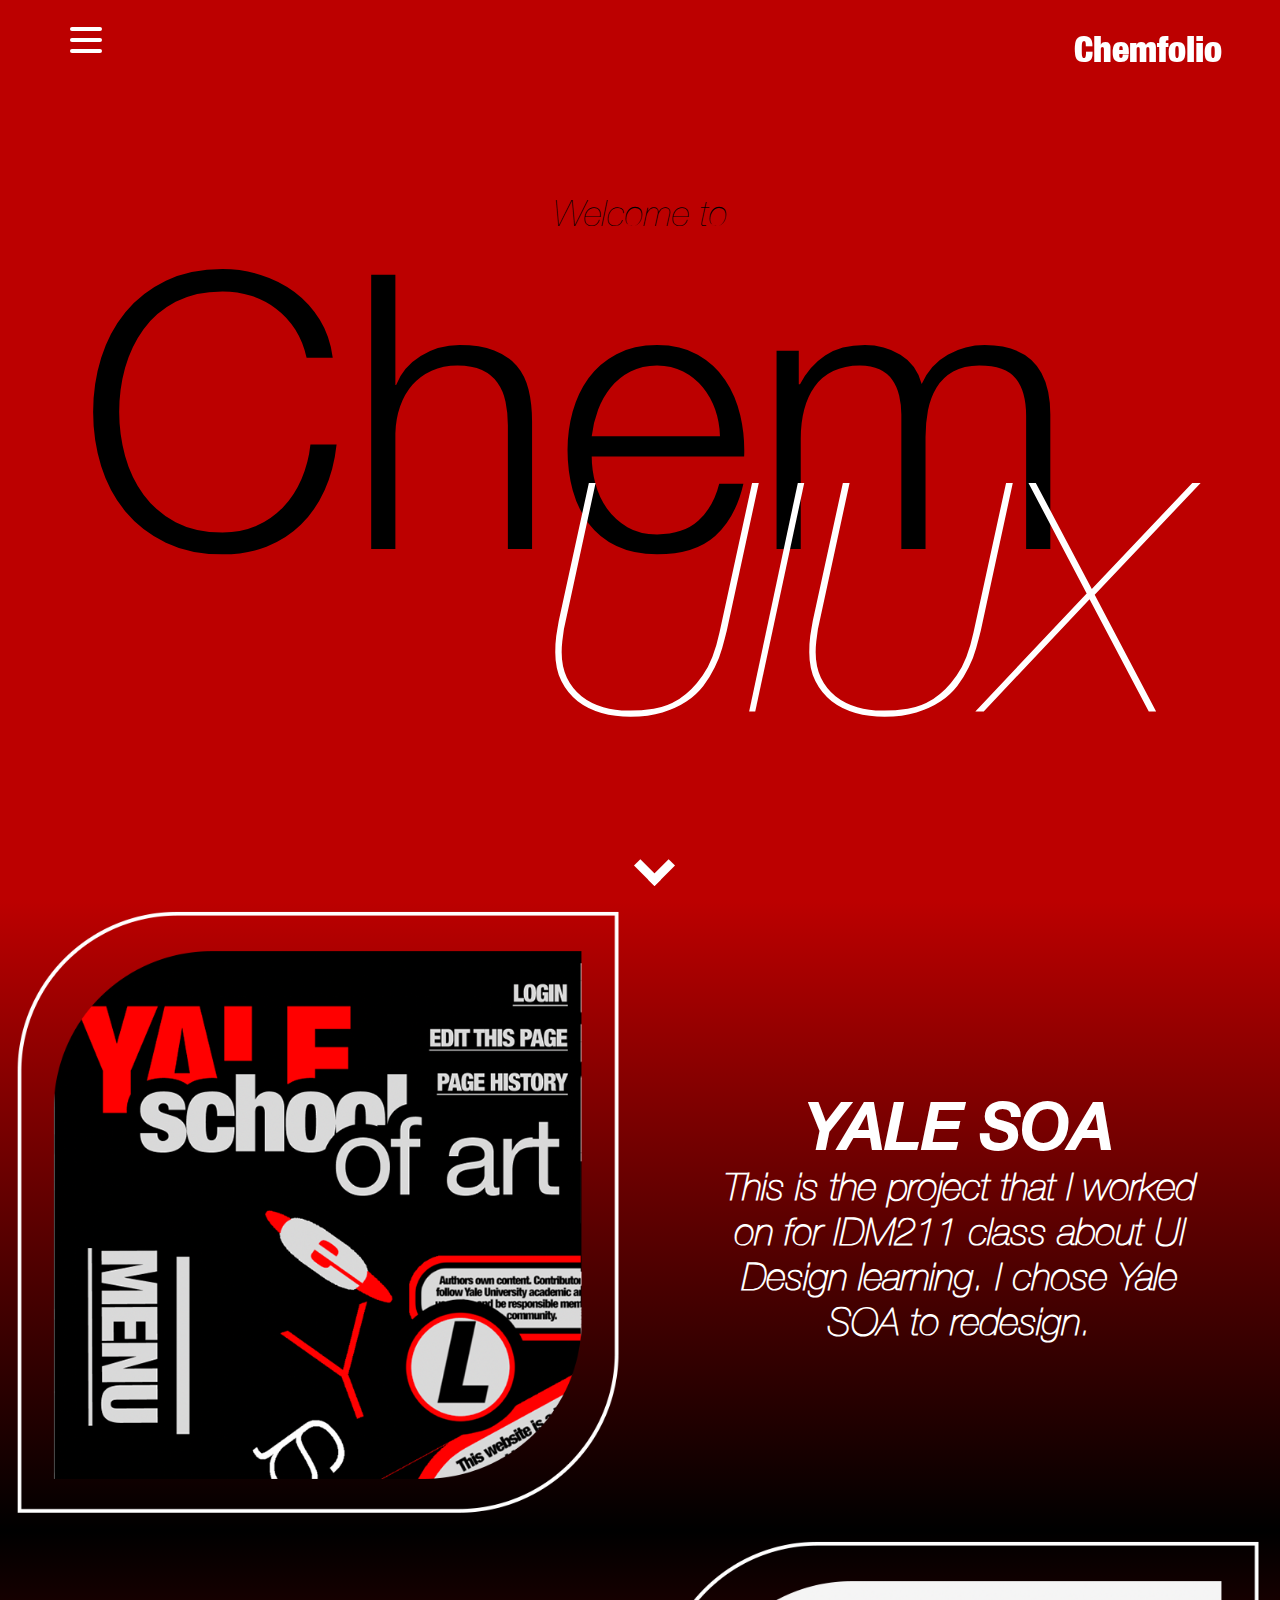
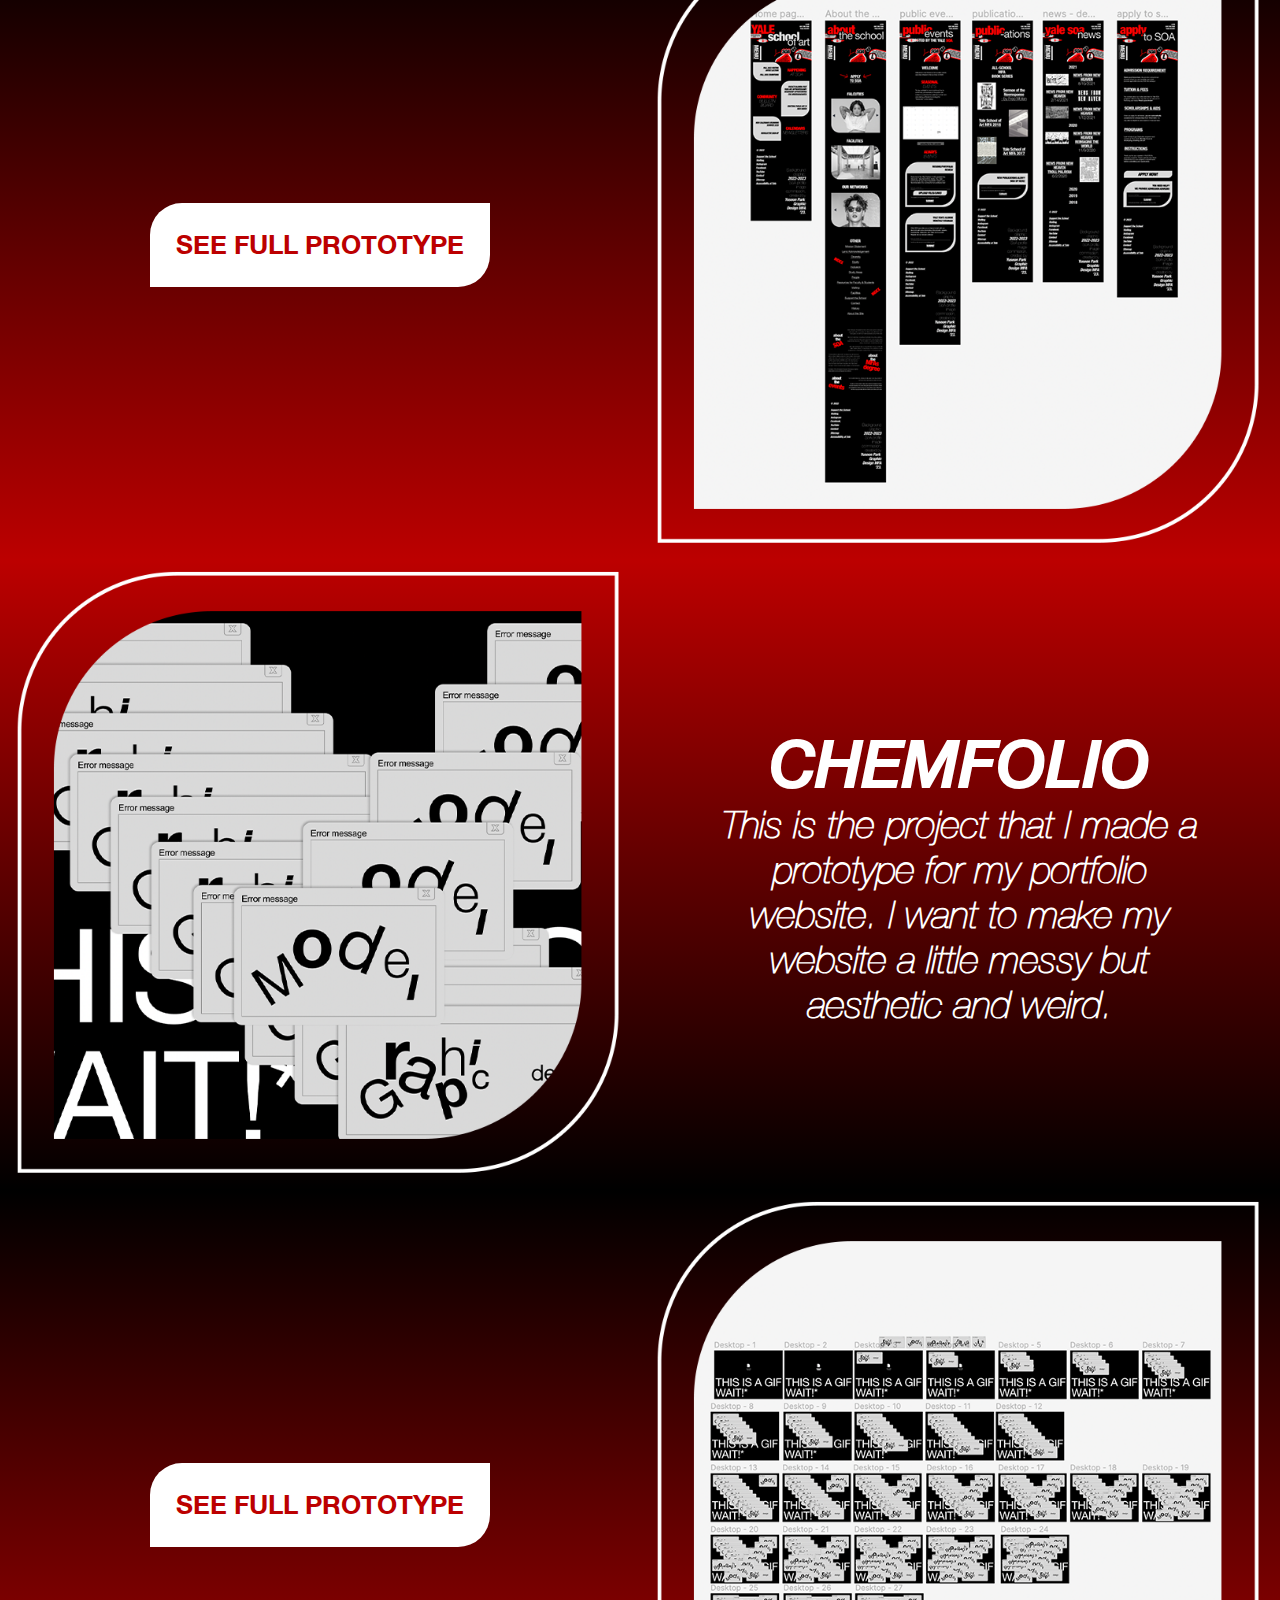
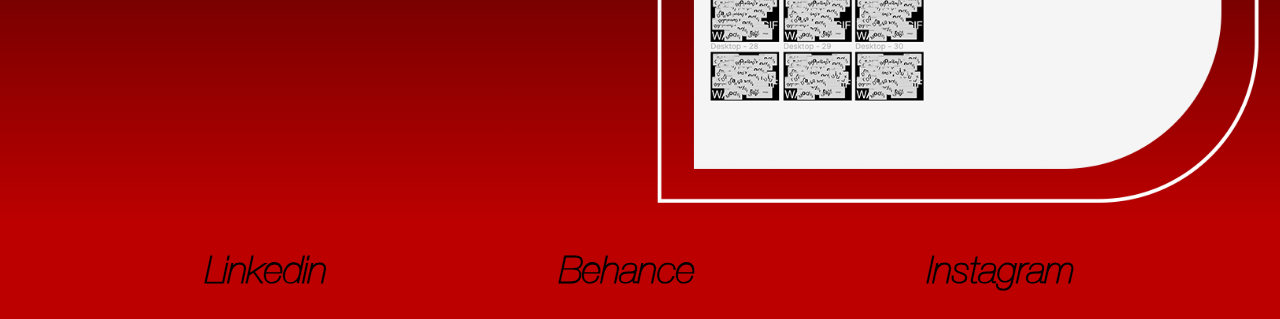
<file: UIUX.html>
<!DOCTYPE html>
<html lang="en">
    <head> 
        <meta charset="utf-8">
        <meta name="viewport" content="width=device-width, initial-scale=1"> 
        <title> Chemfolio/UIUX </title>
        <link rel="stylesheet" href="uiux.css">
    </head>
    <body> 
      <!-- start intro -->
        <nav>
            <div class="navbar">
              <div class="container nav-container">
                  <input class="checkbox" type="checkbox" />
                  <div class="hamburger-lines">
                    <span class="line line1"></span>
                    <span class="line line2"></span>
                    <span class="line line3"></span>
                  </div>  
                <div class="logo">
                    <a class="logo-link" href="index.html">Chemfolio</a>
                </div>
                <ul class="menu-items">
                    <li><a class="page-link" href="RESUME.html">RESUME</a></li>
                    <li><a class="page-link" href="PHOTOGRAPHY.html">PHOTOGRAPHY</a></li>
                    <li><a class="page-link" href="DESIGN.html">DESIGN</a></li>
                    <li><a class="page-link" href="DRAWING.html">DRAWING</a></li>
                    <li><a class="page-link" href="UIUX.html">UIUX</a></li>
                </ul>
            </div>
            </div>
          </nav>
        <!-- start page -->
        <div id="homepage-container">
        <section class="page-1"> 
            <div class="page-1-typo" style="display:inline-block">
                <!-- page 1 characters -->
                <div id="Welcome">Welcome to</div>
                <div id="Chem" class="character">Chem</div>
                <div id="uiux" class="character">UIUX</div>
            </div>
            <p><i class="arrow down"></i></p>
        </section>
        <!-- page 2 -->
        <section class="page-2"> 
          <div class="page right">
            <div class="image">
              <img src="img/uiux2-large.png" alt="picture">
              </div>
            <div class="text">
              <h2>
                <span class="title">YALE SOA</span>
                <span class="description">This is the project that I worked on for IDM211 class about UI Design learning. I chose Yale SOA to redesign.</span>
              </h2>
            </div>
          </div>
        </section>
        <!-- page 3 -->
        <section class="page-3"> 
          <div class="page left">
            <div class="text">
                <form action="https://www.figma.com/file/vwyN8zeYqfW0jJsHlQsoEf/IDM212?node-id=39%3A150&t=RQ5gb9A9XNWlCtcw-1" target="_blank">
                  <button class="button"> SEE FULL PROTOTYPE </button>
                </form>
            </div>
            <div class="image">
              <img src="img/uiux3-large.png" alt="picture">
            </div>
          </div>
        </section>
        <!-- page 4 -->
        <section class="page-4"> 
          <div class="page right">
            <div class="image">
              <img src="img/uiux1-large.png" alt="picture">
            </div>
            <div  class="text">
              <h2>
                <span class="title">CHEMFOLIO</span>
                <span class="description">This is the project that I made a prototype for my portfolio website. I want to make my website a little messy but aesthetic and weird. </span>
              </h2>
            </div>
          </div>
        </section>
        <!-- page 5 -->
        <section class="page-5"> 
          <div class="page left">
            <div class="text">
              <form action="https://www.figma.com/file/5lkxYZWpXub0wvs7QoP7Od/Untitled?node-id=0%3A1&t=wh4XkgkGNH6iCRv9-3" target="_blank">
                <button class="button"> SEE FULL PROTOTYPE </button>
              </form>
            </div>
            <div class="image">
              <img src="img/uiux4-large.png" alt="picture">
            </div>
          </div>
        </section>
        </div>
        <!--start footer -->
        <div class="footer">
            <a href="https://www.linkedin.com/in/chemduong2504/" target="_blank">Linkedin</a>
            <a href="https://www.behance.net/trmdng5" target="_blank">Behance</a>
            <a href="https://www.instagram.com/thu.chem/" target="_blank">Instagram</a>
        </div>
        <script src="script.js"></script>
  </body>
</html>
</file>
<file: design.css>
/* font insert */
@font-face {
    font-family: helveticaregular;
    src: url(font/helveticaneue/HelveticaNeue.ttf)
}
@font-face {
    font-family: helveticabold;
    src: url(font/helveticaneue/HelveticaNeue-Bold.ttf)
}
@font-face {
    font-family: helveticabold;
    src: url(font/helveticaneue/HelveticaNeue-Bold.ttf)
}
@font-face {
    font-family: helveticalight;
    src: url(font/helveticaneue/HelveticaNeue-Light.ttf)
}
@font-face {
    font-family: helveticacondenseblack;
    src: url(font/helveticaneue/HelveticaNeue-CondensedBlack.ttf)
}
@font-face {
    font-family: helveticaultralightitalic;
    src: url(font/helveticaneue/HelveticaNeue-UltraLightItalic.ttf)
}
@font-face {
    font-family: helveticamediumitalic;
    src: url(font/helveticaneue/HelveticaNeue-MediumItalic.ttf)
}
/*logo*/
.logo {
    position: absolute;
    top: 3vh;
    right: 2vw;
    font-family: helveticaregular;
  }
  .logo-link {
    margin-right: auto;
    color: rgb(255, 255, 255);
    text-decoration-line: none;
    font-size: 4vh;
    font-family: helveticacondenseblack;
  }  
.logo:hover {
    opacity: 50%;
}

/*end logo*/

/*page-set*/
body {
  background-color:rgb(0, 0, 0);
  overflow-x:hidden;
  display:flex;
  flex-direction: column;
}
#homepage-container {
    z-index: 1;
    height: auto;
  }
.page-1 {
    display:flex;
    position:absolute;
    margin: 0;
    background-color: #bc0000;
    padding: 0;
    top:0;
    left:0;
    right:0;
    bottom:0;
    z-index: 2;
    overflow-x: hidden;
    overflow-y: hidden;
  }
  .page-2 {
    height: 70vh;
    width: 100vw;
    background-image: linear-gradient(to bottom, #bc0000,#000000);
    z-index: 5;
    color: #ffffff;
    top: 100vh;
    display: flex;
    position: absolute;
    left: 0;
    right: 0;
    bottom: 0;
    overflow-y: hidden;
    overflow-x: hidden;
  }
  .page-3 {
    height: 70vh;
    width: 100vw;
    background-image: linear-gradient(to bottom, #000000, #bc0000);
    z-index: 5;
    color: #ffffff;
    top: 170vh;
    display: flex;
    position: absolute;
    left: 0;
    right: 0;
    bottom: 0;
    overflow-y: hidden;
    overflow-x: hidden;
  }
  .page-4 {
    height: 70vh;
    width: 100vw;
    background-image: linear-gradient(to bottom, #bc0000,#000000);
    z-index: 5;
    color: #ffffff;
    top: 240vh;
    display: flex;
    position: absolute;
    left: 0;
    right: 0;
    bottom: 0;
    overflow-y: hidden;
    overflow-x: hidden;
  }
  .page-5 {
    height: 70vh;
    width: 100vw;
    background-image: linear-gradient(to bottom, #000000, #bc0000);
    z-index: 5;
    color: #ffffff;
    top: 310vh;
    display: flex;
    position: absolute;
    left: 0;
    right: 0;
    bottom: 0;
    overflow-y: hidden;
    overflow-x: hidden;
  }
  .page-6 {
    height: 70vh;
    width: 100vw;
    background-image: linear-gradient(to bottom, #bc0000,#000000);
    z-index: 5;
    color: #ffffff;
    top: 380vh;
    display: flex;
    position: absolute;
    left: 0;
    right: 0;
    bottom: 0;
    overflow-y: hidden;
    overflow-x: hidden;
  }
  .page-7{
    height: 70vh;
    width: 100vw;
    background-image: linear-gradient(to bottom, #000000, #bc0000);
    z-index: 5;
    color: #ffffff;
    top: 450vh;
    display: flex;
    position: absolute;
    left: 0;
    right: 0;
    bottom: 0;
    overflow-y: hidden;
    overflow-x: hidden;
  }
  .page-8{
    height: 70vh;
    width: 100vw;
    background-image: linear-gradient(to bottom,#bc0000,#000000);
    z-index: 5;
    color: #ffffff;
    top: 520vh;
    display: flex;
    position: absolute;
    left: 0;
    right: 0;
    bottom: 0;
    overflow-y: hidden;
    overflow-x: hidden;
  }
  .page-9{
    height: 70vh;
    width: 100vw;
    background-image: linear-gradient(to bottom, #000000, #bc0000);
    z-index: 5;
    color: #ffffff;
    top: 590vh;
    display: flex;
    position: absolute;
    left: 0;
    right: 0;
    bottom: 0;
    overflow-y: hidden;
    overflow-x: hidden;
  }
   /*end page set-up*/
  
   /*page content ( img + text )*/

   span {
    display:inline-block;
   }
  .page {
    display: flex;
    flex-direction: column;
    width: 30vw;
    height: 30vh;
    position: relative;
  }
  
  .text {
    display: flex;
    justify-content: center;
    align-items: center;
    text-align: center;
    width:100%;
  }
  h2 {
    width: 80%;
  }

  .title {
    font-family: helveticamediumitalic;
    font-size: 5vw;
  }

  .description {
    font-family: helveticaultralightitalic;
    font-size: 3vw;
  }
  
  .image img {
    max-width: 100%;
    max-height: 100%;
  }

    
/* animate images when they enter the viewport */

.activeright{
  animation-name: slide-in-right;
  animation-duration: 2s;
  animation-fill-mode: forwards;
  animation-timing-function: ease-out;
}
.activeleft{
  animation-name: slide-in-left;
  animation-duration: 2s;
  animation-fill-mode: forwards;
  animation-timing-function: ease-out;
}

@keyframes slide-in-right {
  from {
    transform: translateX(-100%);
  }
  to {
    transform: translateX(0);
  }
}

@keyframes slide-in-left {
  from {
    transform: translateX(100%);
  }
  to {
    transform: translateX(0);
  }
}

@media (min-width: 768px) {
  .page {
    flex-direction: row;
    width: 100%;
    height: 100%;
  }
  
  .image, .text {
    width: 50%;
    height: 100%;
    display: flex;
    justify-content: center;
    align-items: center;
    text-align: center;
  }

  .image img {
    max-width: 100%;
    max-height: 100%;
  }
}

@media (max-width: 768px) {
  .page {
    flex-direction: column;
    width: 100%;
    height: 100%;}
  
  .image {
    width: 100%;
    height: 70%;
    display: flex;
    justify-content: center;
    align-items: center;
    text-align: center;}

    .text
    {
      width: 100%;
      height: 30%;
      display: flex;
      justify-content: center;
      align-items: center;
      text-align: center;}
      h2 {
        width: 70%;
      }
  .image img {
    max-width: 100%;
  }
  
  .text {
    order: -1;
  }

  .footer a{
    font-size: 2.5vh;
  }

}
  /*end page content ( img + text )*/
  
/*page 1*/
.character {
    color: #ffffff;
    font-size: 12rem;
    transform: translate(-50%, -50%);
  }
  #Welcome {
    font-family: helveticaultralightitalic;
    font-size: 4vh;
    position: absolute;
    top: calc(45% - 15vw); /* adjust based on the desired vertical distance */
    left: calc(45% + 5vw); /* adjust based on the desired horizontal distance */
    transform: translate(-50%, -50%);
    color: #000000;
  }
  #Chem.character {
    font-family: helveticalight;
    font-size:30vw;
    color: #000000;
    transition: font-family 1s;
    animation: fontChange1 1s infinite;
    position: absolute;
    top: 45%;
    left: 45%;
  }
  @keyframes fontChange1 {
    0% {
      font-family: helveticalight;
    }
    20% {
      font-family: helveticacondenseblack;
    }
    40% {
      font-family: helveticaultralightitalic;
    }
    60% {
      font-family: helveticaregular;
    }
    80% {
      font-family: helveticabold;
    }
    100% {
      font-family: helveticalight;
    }
  }
  #Design.character {
    font-family: helveticaultralightitalic;
    font-size:20vw;
    transition: font-family 1s;
    animation: fontChange2 1s infinite 0.5s;
    position: absolute;
    top: calc(45% + 10vw); 
    left: calc(45% + 19vw);
  }
  @keyframes fontChange2 {
    0% {
      font-family: helveticaultralightitalic;
    }
    20% {
      font-family: helveticalight;
    }
    40% {
      font-family: helveticaregular;
    }
    60% {
      font-family: helveticabold;
    }
    80% {
      font-family: helveticabold;
    }
    100% {
      font-family: helveticacondenseblack;
    }
  }
  .arrow {
    border: solid rgb(255, 255, 255);
    border-width: 0 1vh 1vh 0;
    display: inline-block;
    padding: 10px; /* Increase padding */
    transform: rotate(45deg);
    -webkit-transform: rotate(45deg);
    position: absolute; /* Set position */
    bottom: 2.2vh;
    left: 50%;
    transform: translateX(-50%); /* Center horizontally */
  }

  .down {
    transform: rotate(45deg);
    -webkit-transform: rotate(45deg);
  }
  /*end page 1*/


  /* menu */
  .container {
      width: 95%;
      margin: auto;
      position:absolute;
      top:0;
    }
    
    .navbar {
      width: 100%;
    }
    
    .nav-container {
      position:fixed;
      display: flex;
      justify-content: space-between;
      align-items: center;
      height: 80px;
      z-index: 10;
      left: 0;
      right: 0;
      margin: auto;
    }
    
    .navbar .nav-container li {
      list-style: none;
    }
    
    .navbar .nav-container a {
      text-decoration: none;
      color: #ffffff;
    }
    
    .navbar .nav-container a:hover{
        font-weight: bolder;
    }
    
    .nav-container {
      display: block;
      height: 60px;
      top:0;
    }
    
    input.checkbox {
      height: 32px;
      width: 50px;
    }
    .nav-container .checkbox {
      position: absolute;
      display: block;
      left: 20px;
      z-index: 5;
      opacity: 0;
      cursor: pointer;
      margin-top: 2vh;
    }
    
    .nav-container .hamburger-lines {
      display: block;
      height: 26px;
      width: 32px;
      position: absolute;
      top: 3vh;
      left: 3vw;
      z-index: 2;
      display: flex;
      flex-direction: column;
      justify-content: space-between;
    }
    
    .nav-container .hamburger-lines .line {
      display: block;
      height: 4px;
      width: 100%;
      border-radius: 10px;
      background: #ffffff;
    }
    
    .nav-container .hamburger-lines .line1 {
      transform-origin: 0% 0%;
      transition: transform 0.4s ease-in-out;
    }
    
    .nav-container .hamburger-lines .line2 {
      transition: transform 0.2s ease-in-out;
    }
    
    .nav-container .hamburger-lines .line3 {
      transform-origin: 0% 100%;
      transition: transform 0.4s ease-in-out;
    }
    
    .navbar .menu-items {
      z-index: 999;
      max-width: 70%;
      background-color: black;
      box-shadow: inset 0 0 2000px rgba(255, 255, 255, .5);
      width: 80%;
      margin: 0;
      height: 100vh;
      position: absolute;
      left: calc(10% + 5%);
      right: calc(10% + 5%);
      transform: translateX(-150%);
      display: flex;
      flex-direction: column;
      justify-content: center; /* center horizontally */
      align-items: center; /* center vertically */
      text-align: center;
      transition: transform 0.5s ease-in-out;
    }
    
    .navbar .menu-items a {
      margin-bottom: 1.2rem;
      font-size: 5vw;
      font-weight: 500;
      font-family: helveticacondenseblack;
      flex-grow: 1; /* evenly distribute remaining vertical space */
      display: flex;
      justify-content: center; /* center the content horizontally */
      align-items: center; /* center the content vertically */
    }
    .page-link {
      color: #0e2431;
      transition: color 0.2s ease-in-out, opacity 0.2s ease-in-out;
    }
    
    .page-link:hover {
      opacity: 0.6;
    }
    .nav-container input[type="checkbox"]:checked ~ .menu-items {
      transform: translateX(0);
    }
    
    .nav-container input[type="checkbox"]:checked ~ .hamburger-lines .line1 {
      transform: rotate(45deg);
    }
    
    .nav-container input[type="checkbox"]:checked ~ .hamburger-lines .line2 {
      transform: scaleY(0);
    }
    
    .nav-container input[type="checkbox"]:checked ~ .hamburger-lines .line3 {
      transform: rotate(-45deg);
    }
    
    
    /*footer*/
    .footer {	
      display: flex;	
      justify-content: space-between;	
      align-items: center;	
      position: absolute;	
      z-index: 5;	
      top: 660vh;	
      font-size: 3vw;	
      left:0;	
      font-family: helveticaultralightitalic;	
      font-weight: bolder;
      justify-content: space-evenly;	
      align-items: center;	
      width: 100%;	
      background-color: #bc0000;	
    }	
    .footer a {	
      padding: 3vh;	
      text-decoration: none;	
      color: #000000;	
    }	
    .footer a:hover {	
      color: #000000; 
      opacity: 0.5;
      text-decoration: none;
    }	
    .footer a:active {	
      color: rgb(255, 255, 255); 
    }	
    .footer a:visited {	
      color:#000000; 	
      text-decoration: none;	
    }	
    /*end footer*/
</file>
<file: drawing.css>
/* font insert */
@font-face {
    font-family: helveticaregular;
    src: url(font/helveticaneue/HelveticaNeue.ttf)
}
@font-face {
    font-family: helveticabold;
    src: url(font/helveticaneue/HelveticaNeue-Bold.ttf)
}
@font-face {
    font-family: helveticabold;
    src: url(font/helveticaneue/HelveticaNeue-Bold.ttf)
}
@font-face {
    font-family: helveticalight;
    src: url(font/helveticaneue/HelveticaNeue-Light.ttf)
}
@font-face {
    font-family: helveticacondenseblack;
    src: url(font/helveticaneue/HelveticaNeue-CondensedBlack.ttf)
}
@font-face {
    font-family: helveticaultralightitalic;
    src: url(font/helveticaneue/HelveticaNeue-UltraLightItalic.ttf)
}
@font-face {
    font-family: helveticamediumitalic;
    src: url(font/helveticaneue/HelveticaNeue-MediumItalic.ttf)
}
/*logo*/
.logo {
    position: absolute;
    top: 3vh;
    right: 2vw;
    font-family: helveticaregular;
  }
  .logo-link {
    margin-right: auto;
    color: rgb(255, 255, 255);
    text-decoration-line: none;
    font-size: 4vh;
    font-family: helveticacondenseblack;
  }  
.logo:hover {
    opacity: 50%;
}
/*end logo*/

/*page-set*/
body {
  height:fit-content;
  background-color:rgb(0, 0, 0);
  overflow-x:hidden;
  display:flex;
  flex-direction: column;
}
#homepage-container {
    z-index: 1;
    height: auto;
  }
.page-1 {
    display:flex;
    position:absolute;
    margin: 0;
    background-color: black;
    padding: 0;
    top:0;
    left:0;
    right:0;
    bottom:0;
    z-index: 2;
    overflow-x: hidden;
    overflow-y: hidden;
  }
  .page-2 {
    height: 70vh;
    width: 100vw;
    background-image: linear-gradient(to bottom, #000000, #bc0000);
    z-index: 5;
    color: #ffffff;
    top: 100vh;
    display: flex;
    position: absolute;
    left: 0;
    right: 0;
    bottom: 0;
    overflow-y: hidden;
    overflow-x: hidden;
  }
  .page-3 {
    height: 70vh;
    width: 100vw;
    background-image: linear-gradient(to bottom, #bc0000, #000000);
    z-index: 5;
    color: #ffffff;
    top: 170vh;
    display: flex;
    position: absolute;
    left: 0;
    right: 0;
    bottom: 0;
    overflow-y: hidden;
    overflow-x: hidden;
  }
  .page-4 {
    height: 70vh;
    width: 100vw;
    background-image: linear-gradient(to bottom, #000000, #bc0000);
    z-index: 5;
    color: #ffffff;
    top: 240vh;
    display: flex;
    position: absolute;
    left: 0;
    right: 0;
    bottom: 0;
    overflow-y: hidden;
    overflow-x: hidden;
  }
  .page-5 {
    height: 70vh;
    width: 100vw;
    background-image: linear-gradient(to bottom, #bc0000, #000000);
    z-index: 5;
    color: #ffffff;
    top: 310vh;
    display: flex;
    position: absolute;
    left: 0;
    right: 0;
    bottom: 0;
    overflow-y: hidden;
    overflow-x: hidden;
  }
  /*end page set-up*/

  /*page content ( img + text )*/
  .page {
    display: flex;
    flex-direction: column;
    width: 30vw;
    height: 30vh;
    position: relative;
  }
  
  .image {
    height: 50%;
    display: flex;
    justify-content: center;
    align-items: center;
  }
  
  .text {
    display: flex;
    justify-content: center;
    align-items: center;
    text-align: center;
    width:100%;
  }
  h2 {
    width: 80%;
    font-family: helveticaultralightitalic;
    font-size: 3vw;
  }

  .image img {
    max-width: 100%;
    max-height: 100%;
  }
     
/* animate images when they enter the viewport */

.activeright{
  animation-name: slide-in-right;
  animation-duration: 2s;
  animation-fill-mode: forwards;
  animation-timing-function: ease-out;
}
.activeleft{
  animation-name: slide-in-left;
  animation-duration: 2s;
  animation-fill-mode: forwards;
  animation-timing-function: ease-out;
}

@keyframes slide-in-right {
  from {
    transform: translateX(-100%);
  }
  to {
    transform: translateX(0);
  }
}

@keyframes slide-in-left {
  from {
    transform: translateX(100%);
  }
  to {
    transform: translateX(0);
  }
}

@media (min-width: 768px) {
  .page {
    flex-direction: row;
    width: 100%;
    height: 100%;
  }
  
  .image, .text {
    width: 50%;
    height: 100%;
    display: flex;
    justify-content: center;
    align-items: center;
    text-align: center;
  }

  .image img {
    max-width: 100%;
    max-height: 100%;
  }
}

@media (max-width: 768px) {
  .page {
    flex-direction: column;
    width: 100%;
    height: 100%;
  }
  
  .image {
    width: 100%;
    height: 70%;
    display: flex;
    justify-content: center;
    align-items: center;
    text-align: center;}

    .text {
      width: 100%;
    height: 30%;
    display: flex;
    justify-content: center;
    align-items: center;
    text-align: center;
    }

  .image img {
    max-width: 100%;
    max-height: 100%;
  }
  
  .text {
    order: -1;
  }

  .footer a{
    font-size: 2.5vh;
  }

}
/*end page content ( img + text )*/
  
/*page 1*/
.character {
    color: #ffffff;
    font-size: 12rem;
    transform: translate(-50%, -50%);
  }
  #Welcome {
    font-family: helveticaultralightitalic;
    font-size: 4vh;
    position: absolute;
    top: calc(45% - 15vw); /* adjust based on the desired vertical distance */
    left: calc(45% + 5vw); /* adjust based on the desired horizontal distance */
    transform: translate(-50%, -50%);
    color: #bc0000;
  }
  #Chem.character {
    font-family: helveticalight;
    font-size:30vw;
    color: #bc0000;
    transition: font-family 1s;
    animation: fontChange1 1s infinite;
    position: absolute;
    top: 45%;
    left: 45%;
  }
  @keyframes fontChange1 {
    0% {
      font-family: helveticalight;
    }
    20% {
      font-family: helveticacondenseblack;
    }
    40% {
      font-family: helveticaultralightitalic;
    }
    60% {
      font-family: helveticaregular;
    }
    80% {
      font-family: helveticabold;
    }
    100% {
      font-family: helveticalight;
    }
  }
  #drawing.character {
    font-family: helveticaultralightitalic;
    font-size:20vw;
    transition: font-family 1s;
    animation: fontChange2 1s infinite 0.5s;
    position: absolute;
    top: calc(45% + 12vw); /* adjust based on the desired vertical distance */
    left: calc(45% + 15vw); /* adjust based on the desired horizontal distance */
  }
  @keyframes fontChange2 {
    0% {
      font-family: helveticaultralightitalic;
    }
    20% {
      font-family: helveticalight;
    }
    40% {
      font-family: helveticaregular;
    }
    60% {
      font-family: helveticabold;
    }
    80% {
      font-family: helveticabold;
    }
    100% {
      font-family: helveticacondenseblack;
    }
  }
  .arrow {
        border: solid rgb(255, 255, 255);
        border-width: 0 1vh 1vh 0;
        display: inline-block;
        padding: 10px; /* Increase padding */
        transform: rotate(45deg);
        -webkit-transform: rotate(45deg);
        position: absolute; /* Set position */
        bottom: 2.2vh;
        left: 50%;
        transform: translateX(-50%); /* Center horizontally */
      }

      .down {
        transform: rotate(45deg);
        -webkit-transform: rotate(45deg);
      }
/*end page 1*/


  
  
  /* menu */
  .container {
      width: 95%;
      margin: auto;
      position:absolute;
      top:0;
    }
    
    .navbar {
      width: 100%;
    }
    
    .nav-container {
      position:fixed;
      display: flex;
      justify-content: space-between;
      align-items: center;
      height: 80px;
      z-index: 10;
      left: 0;
      right: 0;
      margin: auto;
    }
    
    .navbar .nav-container li {
      list-style: none;
    }
    
    .navbar .nav-container a {
      text-decoration: none;
      color: #ffffff;
    }
    
    .navbar .nav-container a:hover{
        font-weight: bolder;
    }
    
    .nav-container {
      display: block;
      height: 60px;
      top:0;
    }
    
    input.checkbox {
      height: 32px;
      width: 50px;
    }
    .nav-container .checkbox {
      position: absolute;
      display: block;
      left: 20px;
      z-index: 5;
      opacity: 0;
      cursor: pointer;
      margin-top: 2vh;
    }
    
    .nav-container .hamburger-lines {
      display: block;
      height: 26px;
      width: 32px;
      position: absolute;
      top: 3vh;
      left: 3vw;
      z-index: 2;
      display: flex;
      flex-direction: column;
      justify-content: space-between;
    }
    
    .nav-container .hamburger-lines .line {
      display: block;
      height: 4px;
      width: 100%;
      border-radius: 10px;
      background: #ffffff;
    }
    
    .nav-container .hamburger-lines .line1 {
      transform-origin: 0% 0%;
      transition: transform 0.4s ease-in-out;
    }
    
    .nav-container .hamburger-lines .line2 {
      transition: transform 0.2s ease-in-out;
    }
    
    .nav-container .hamburger-lines .line3 {
      transform-origin: 0% 100%;
      transition: transform 0.4s ease-in-out;
    }
    
    .navbar .menu-items {
      z-index: 999;
      max-width: 70%;
      background-color: black;
      box-shadow: inset 0 0 2000px rgba(255, 255, 255, .5);
      width: 80%;
      margin: 0;
      height: 100vh;
      position: absolute;
      left: calc(10% + 5%);
      right: calc(10% + 5%);
      transform: translateX(-150%);
      display: flex;
      flex-direction: column;
      justify-content: center; /* center horizontally */
      align-items: center; /* center vertically */
      text-align: center;
      transition: transform 0.5s ease-in-out;
    }
    
    .navbar .menu-items a {
      margin-bottom: 1.2rem;
      font-size: 5vw;
      font-weight: 500;
      font-family: helveticacondenseblack;
      flex-grow: 1; /* evenly distribute remaining vertical space */
      display: flex;
      justify-content: center; /* center the content horizontally */
      align-items: center; /* center the content vertically */
    }

    .page-link {
  color: #0e2431;
  transition: color 0.2s ease-in-out, opacity 0.2s ease-in-out;
}

.page-link:hover {
  opacity: 0.6;
}
    
    .nav-container input[type="checkbox"]:checked ~ .menu-items {
      transform: translateX(0);
    }
    
    .nav-container input[type="checkbox"]:checked ~ .hamburger-lines .line1 {
      transform: rotate(45deg);
    }
    
    .nav-container input[type="checkbox"]:checked ~ .hamburger-lines .line2 {
      transform: scaleY(0);
    }
    
    .nav-container input[type="checkbox"]:checked ~ .hamburger-lines .line3 {
      transform: rotate(-45deg);
    }
    
    
    .footer {	
      display: flex;	
      justify-content: space-between;	
      align-items: center;	
      position: absolute;	
      z-index: 5;	
      top: 380vh;	
      font-size: 3vw;	
      left:0;	
      font-family: helveticaultralightitalic;	
      font-weight: bolder;
      justify-content: space-evenly;	
      align-items: center;	
      width: 100%;	
      background-color: #000000;	
    }	
  
    .footer a {	
      padding: 3vh;	
      text-decoration: none;	
      color:#bc0000;	
    }	
    .footer a:hover {	
      color: #bc0000; 
      opacity: 0.5; 
      text-decoration: none;
    }	
    .footer a:active {	
      color: rgb(255, 255, 255); 
    }	
    .footer a:visited {	
      color:#bc0000; 	
      text-decoration: none;	
    }	
  /*end footer*/
</file>
<file: photography.CSS>
/* font insert */
@font-face {
    font-family: helveticaregular;
    src: url(font/helveticaneue/HelveticaNeue.ttf)
}
@font-face {
    font-family: helveticabold;
    src: url(font/helveticaneue/HelveticaNeue-Bold.ttf)
}
@font-face {
    font-family: helveticabold;
    src: url(font/helveticaneue/HelveticaNeue-Bold.ttf)
}
@font-face {
    font-family: helveticalight;
    src: url(font/helveticaneue/HelveticaNeue-Light.ttf)
}
@font-face {
    font-family: helveticacondenseblack;
    src: url(font/helveticaneue/HelveticaNeue-CondensedBlack.ttf)
}
@font-face {
    font-family: helveticaultralightitalic;
    src: url(font/helveticaneue/HelveticaNeue-UltraLightItalic.ttf)
}
@font-face {
    font-family: helveticamediumitalic;
    src: url(font/helveticaneue/HelveticaNeue-MediumItalic.ttf)
}
/*logo*/
.logo {
    position: absolute;
    top: 3vh;
    right: 2vw;
    font-family: helveticaregular;
  }
  .logo-link {
    margin-right: auto;
    color: rgb(255, 255, 255);
    text-decoration-line: none;
    font-size: 4vh;
    font-family: helveticacondenseblack;
  }  
.logo:hover {
    opacity: 50%;
}
/*end logo*/

/*page-set*/
body {
  height:fit-content;
  background-color:rgb(0, 0, 0);
  overflow-x:hidden;
  display:flex;
  flex-direction: column;
}
#homepage-container {
    z-index: 1;
    height: auto;
  }
.page-1 {
    display:flex;
    position:absolute;
    margin: 0;
    background-color: black;
    padding: 0;
    top:0;
    left:0;
    right:0;
    bottom:0;
    z-index: 2;
    overflow-x: hidden;
    overflow-y: hidden;
  }
  .page-2 {
    height: 70vh;
    width: 100vw;
    background-image: linear-gradient(to bottom, #000000, #bc0000);
    z-index: 5;
    color: #ffffff;
    top: 100vh;
    display: flex;
    position: absolute;
    left: 0;
    right: 0;
    bottom: 0;
    overflow-y: hidden;
    overflow-x: hidden;
  }
  .page-3{
    height: 70vh;
    width: 100vw;
    background-image: linear-gradient(to bottom, #bc0000, #000000);
    z-index: 5;
    color: #ffffff;
    top: 170vh;
    display: flex;
    position: absolute;
    left: 0;
    right: 0;
    bottom: 0;
    overflow-y: hidden;
    overflow-x: hidden;
  }
  .page-4{
    height: 70vh;
    width: 100vw;
    background-image: linear-gradient(to bottom, #000000, #bc0000);
    z-index: 5;
    color: #ffffff;
    top: 240vh;
    display: flex;
    position: absolute;
    left: 0;
    right: 0;
    bottom: 0;
    overflow-y: hidden;
    overflow-x: hidden;
  }
  .page-5{
    height: 70vh;
    width: 100vw;
    background-image: linear-gradient(to bottom, #bc0000, #000000);
    z-index: 5;
    color: #ffffff;
    top: 310vh;
    display: flex;
    position: absolute;
    left: 0;
    right: 0;
    bottom: 0;
    overflow-y: hidden;
    overflow-x: hidden;
  }
  .page-6 {
    height: 70vh;
    width: 100vw;
    background-image: linear-gradient(to bottom, #000000, #bc0000);
    z-index: 5;
    color: #ffffff;
    top: 380vh;
    display: flex;
    position: absolute;
    left: 0;
    right: 0;
    bottom: 0;
    overflow-y: hidden;
    overflow-x: hidden;
  }
  .page-7{
    height: 70vh;
    width: 100vw;
    background-image: linear-gradient(to bottom, #bc0000, #000000);
    z-index: 5;
    color: #ffffff;
    top: 450vh;
    display: flex;
    position: absolute;
    left: 0;
    right: 0;
    bottom: 0;
    overflow-y: hidden;
    overflow-x: hidden;
  }
  .page-8{
    height: 70vh;
    width: 100vw;
    background-image: linear-gradient(to bottom, #000000, #bc0000);
    z-index: 5;
    color: #ffffff;
    top: 520vh;
    display: flex;
    position: absolute;
    left: 0;
    right: 0;
    bottom: 0;
    overflow-y: hidden;
    overflow-x: hidden;
  }
  .page-9{
    height: 70vh;
    width: 100vw;
    background-image: linear-gradient(to bottom, #bc0000, #000000);
    z-index: 5;
    color: #ffffff;
    top: 590vh;
    display: flex;
    position: absolute;
    left: 0;
    right: 0;
    bottom: 0;
    overflow-y: hidden;
    overflow-x: hidden;
  }
  /*end page-setup*/

  /*page content ( img + text )*/
  span {
    display:inline-block;
  }
  .page {
    display: flex;
    flex-direction: column;
    width: 30vw;
    height: 30vh;
    position: relative;
  }
  .image {
    height: 50%;
    display: flex;
    justify-content: center;
    align-items: center;
  }
  
  .text {
    display: flex;
    justify-content: center;
    align-items: center;
    text-align: center;
    width:100%;
  }
  h2 {
    width: 80%;
  }
  .title {
    font-family: helveticamediumitalic;
    font-size: 5vw;
  }
  .description {
    font-family: helveticaultralightitalic;
    font-size: 3vw;
  }
  .image img {
    max-width: 100%;
    max-height: 100%;
  }
    
/* animate images when they enter the viewport */

.activeright{
  animation-name: slide-in-right;
  animation-duration: 2s;
  animation-fill-mode: forwards;
  animation-timing-function: ease-out;
}
.activeleft{
  animation-name: slide-in-left;
  animation-duration: 2s;
  animation-fill-mode: forwards;
  animation-timing-function: ease-out;
}

@keyframes slide-in-right {
  from {
    transform: translateX(-100%);
  }
  to {
    transform: translateX(0);
  }
}

@keyframes slide-in-left {
  from {
    transform: translateX(100%);
  }
  to {
    transform: translateX(0);
  }
}

@media (min-width: 768px) {
  .page {
    flex-direction: row;
    width: 100%;
    height: 100%;
  }
  
  .image, .text {
    width: 50%;
    height: 100%;
    display: flex;
    justify-content: center;
    align-items: center;
    text-align: center;
  }

  .image img {
    max-width: 100%;
    max-height: 100%;
  }
}

@media (max-width: 768px) {
  .page {
    flex-direction: column;
    width: 100%;
    height: 100%;
  }
  .image {
    width: 100%;
    height: 80%;
    display: flex;
    justify-content: center;
    align-items: center;
    text-align: center;
  }
  .text {
    width: 100%;
    height: 20%;
    display: flex;
    justify-content: center;
    align-items: center;
    text-align: center;
  }
  .image img {
    max-width: 100%;
    max-height: 100%;
  }
  .text {
    order: -1;
  }
  .footer a{
    font-size: 2.5vh;
  }
}

/*end page content ( img + text )*/
  
/*page 1*/
.character {
    color: #ffffff;
    font-size: 12rem;
    transform: translate(-50%, -50%);
  }
  #Welcome {
    font-family: helveticaultralightitalic;
    font-size: 4vh;
    position: absolute;
    top: calc(45% - 15vw); /* adjust based on the desired vertical distance */
    left: calc(45% + 5vw); /* adjust based on the desired horizontal distance */
    transform: translate(-50%, -50%);
    color: #bc0000;
  }
  #Chem.character {
    font-family: helveticalight;
    font-size:30vw;
    color: #bc0000;
    transition: font-family 1s;
    animation: fontChange1 1s infinite;
    position: absolute;
    top: 45%;
    left: 45%;
  }
  @keyframes fontChange1 {
    0% {
      font-family: helveticalight;
    }
    20% {
      font-family: helveticacondenseblack;
    }
    40% {
      font-family: helveticaultralightitalic;
    }
    60% {
      font-family: helveticaregular;
    }
    80% {
      font-family: helveticabold;
    }
    100% {
      font-family: helveticalight;
    }
  }
  #photography.character {
    font-family: helveticaultralightitalic;
    font-size:15vw;
    transition: font-family 1s;
    animation: fontChange2 1s infinite 0.5s;
    position: absolute;
    top: calc(45% + 10vw); /* adjust based on the desired vertical distance */
    left: calc(45% + 8vw); /* adjust based on the desired horizontal distance */
  }
  @keyframes fontChange2 {
    0% {
      font-family: helveticaultralightitalic;
    }
    20% {
      font-family: helveticalight;
    }
    40% {
      font-family: helveticaregular;
    }
    60% {
      font-family: helveticabold;
    }
    80% {
      font-family: helveticabold;
    }
    100% {
      font-family: helveticacondenseblack;
    }
  }
  .arrow {
    border: solid rgb(255, 255, 255);
    border-width: 0 1vh 1vh 0;
    display: inline-block;
    padding: 10px; /* Increase padding */
    transform: rotate(45deg);
    -webkit-transform: rotate(45deg);
    position: absolute; /* Set position */
    bottom: 2.2vh;
    left: 50%;
    transform: translateX(-50%); /* Center horizontally */
  }

  .down {
    transform: rotate(45deg);
    -webkit-transform: rotate(45deg);
  }
   /*end page 1*/
  
  
  /* menu */
  .container {
      width: 95%;
      margin: auto;
      position:absolute;
      top:0;
    }
    
    .navbar {
      width: 100%;
    }
    
    .nav-container {
      position:fixed;
      display: flex;
      justify-content: space-between;
      align-items: center;
      height: 80px;
      z-index: 10;
      left: 0;
      right: 0;
      margin: auto;
    }
    
    .navbar .nav-container li {
      list-style: none;
    }
    
    .navbar .nav-container a {
      text-decoration: none;
      color: #ffffff;
    }
    
    .navbar .nav-container a:hover{
        font-weight: bolder;
    }
    
    .nav-container {
      display: block;
      height: 60px;
      top:0;
    }
    
    input.checkbox {
      height: 32px;
      width: 50px;
    }
    .nav-container .checkbox {
      position: absolute;
      display: block;
      left: 20px;
      z-index: 5;
      opacity: 0;
      cursor: pointer;
      margin-top: 2vh;
    }
    
    .nav-container .hamburger-lines {
      display: block;
      height: 26px;
      width: 32px;
      position: absolute;
      top: 3vh;
      left: 3vw;
      z-index: 2;
      display: flex;
      flex-direction: column;
      justify-content: space-between;
    }
    
    .nav-container .hamburger-lines .line {
      display: block;
      height: 4px;
      width: 100%;
      border-radius: 10px;
      background: #ffffff;
    }
    .page-link {
      color: #0e2431;
      transition: color 0.2s ease-in-out, opacity 0.2s ease-in-out;
    }
    
    .page-link:hover {
      opacity: 0.6;
    }
    .nav-container .hamburger-lines .line1 {
      transform-origin: 0% 0%;
      transition: transform 0.4s ease-in-out;
    }
    
    .nav-container .hamburger-lines .line2 {
      transition: transform 0.2s ease-in-out;
    }
    
    .nav-container .hamburger-lines .line3 {
      transform-origin: 0% 100%;
      transition: transform 0.4s ease-in-out;
    }
    
    .navbar .menu-items {
      z-index: 999;
      max-width: 70%;
      background-color: black;
      box-shadow: inset 0 0 2000px rgba(255, 255, 255, .5);
      width: 80%;
      margin: 0;
      height: 100vh;
      position: absolute;
      left: calc(10% + 5%);
      right: calc(10% + 5%);
      transform: translateX(-150%);
      display: flex;
      flex-direction: column;
      justify-content: center; /* center horizontally */
      align-items: center; /* center vertically */
      text-align: center;
      transition: transform 0.5s ease-in-out;
    }
    
    .navbar .menu-items a {
      margin-bottom: 1.2rem;
      font-size: 5vw;
      font-weight: 500;
      font-family: helveticacondenseblack;
      flex-grow: 1; /* evenly distribute remaining vertical space */
      display: flex;
      justify-content: center; /* center the content horizontally */
      align-items: center; /* center the content vertically */
    }
    
    .nav-container input[type="checkbox"]:checked ~ .menu-items {
      transform: translateX(0);
    }
    
    .nav-container input[type="checkbox"]:checked ~ .hamburger-lines .line1 {
      transform: rotate(45deg);
    }
    
    .nav-container input[type="checkbox"]:checked ~ .hamburger-lines .line2 {
      transform: scaleY(0);
    }
    
    .nav-container input[type="checkbox"]:checked ~ .hamburger-lines .line3 {
      transform: rotate(-45deg);
    }
    /* end menu */
    
    /*footer*/
    .footer {	
      display: flex;	
      justify-content: space-between;	
      align-items: center;	
      position: absolute;	
      z-index: 5;	
      top: 660vh;	
      font-size: 3vw;	
      left:0;	
      font-family: helveticaultralightitalic;	
      font-weight: bolder;
      justify-content: space-evenly;	
      align-items: center;	
      width: 100%;	
      background-color: #000000;	
    }	
  
    .footer a {	
      padding: 3vh;	
      text-decoration: none;	
      color:#bc0000;	
    }	
    .footer a:hover {	
      color: #bc0000;
      opacity: 0.5; 
      text-decoration: none; 
    }	
    .footer a:active {	
      color: rgb(255, 255, 255); 
    }	
    .footer a:visited {	
      color:#bc0000; 	
      text-decoration: none;	
    }
    /*end footer*/
</file>
<file: resume.css>
/* font insert */
@font-face {
    font-family: helveticaregular;
    src: url(font/helveticaneue/HelveticaNeue.ttf)
}
@font-face {
    font-family: helveticabold;
    src: url(font/helveticaneue/HelveticaNeue-Bold.ttf)
}
@font-face {
    font-family: helveticabold;
    src: url(font/helveticaneue/HelveticaNeue-Bold.ttf)
}
@font-face {
    font-family: helveticalight;
    src: url(font/helveticaneue/HelveticaNeue-Light.ttf)
}
@font-face {
    font-family: helveticacondenseblack;
    src: url(font/helveticaneue/HelveticaNeue-CondensedBlack.ttf)
}
@font-face {
    font-family: helveticaultralightitalic;
    src: url(font/helveticaneue/HelveticaNeue-UltraLightItalic.ttf)
}
@font-face {
    font-family: helveticamediumitalic;
    src: url(font/helveticaneue/HelveticaNeue-MediumItalic.ttf)
}

/*logo*/
  .logo {
      position: absolute;
      top: 3vh;
      right: 2vw;
      font-family: helveticaregular;
    }
    .logo-link {
      margin-right: auto;
      color: rgb(255, 255, 255);
      text-decoration-line: none;
      font-size: 4vh;
      font-family: helveticacondenseblack;
    }  
    .logo:visited {   
      color: rgb(255, 255, 255);
      font-family: helveticaregular;
      cursor:pointer; 
  }
  .logo:hover {
      opacity: 50%;
  }
  /*end logo*/
  
  /*page-setup*/
  body {
    height: 100%;
    background-color:rgb(0, 0, 0);
    overflow-x:hidden;
    display:flex;
    flex-direction: column;
  }
  #homepage-container {
      z-index: 1;
      height: auto;
    }
    
  .page-1 {
      display:flex;
      position:absolute;
      margin: 0;
      background-color: #bc0000;
      padding: 0;
      top:0;
      left:0;
      right:0;
      bottom:0;
      z-index: 2;
      overflow-x: hidden;
      overflow-y: hidden;
    }
    .resumepage { height:fit-content;
      width: 100vw;
      background-image: linear-gradient(to bottom,#bc0000, #000000 );
      z-index: 5;
      color: #ffffff;
      top: 100vh;
      display: inline-block;
      position: absolute;
      left: 0;
      right: 0;
      bottom: 10vh;
      overflow-y: hidden;
      overflow-x: hidden;
   }
    /*end page-setup*/

    /*page 1*/
    .character {
        color: #000000;
        font-size: 12rem;
        transform: translate(-50%, -50%);
      }
      #Welcome {
        font-family: helveticaultralightitalic;
        font-size: 4vh;
        position: absolute;
        top: calc(45% - 15vw); /* adjust based on the desired vertical distance */
        left: calc(45% + 5vw); /* adjust based on the desired horizontal distance */
        transform: translate(-50%, -50%);
        color: #000000;
      }
      #Chem.character {
        font-family: helveticalight;
        font-size:30vw;
        color: #000000;
        transition: font-family 1s;
        animation: fontChange1 1s infinite;
        position: absolute;
        top: 45%;
        left: 45%;
      }
      @keyframes fontChange1 {
        0% {
          font-family: helveticalight;
        }
        20% {
          font-family: helveticacondenseblack;
        }
        40% {
          font-family: helveticaultralightitalic;
        }
        60% {
          font-family: helveticaregular;
        }
        80% {
          font-family: helveticabold;
        }
        100% {
          font-family: helveticalight;
        }
      }
      #resume.character {
        font-family: helveticaultralightitalic;
        font-size: 22vw;
        color:#ffffff;
        transition: font-family 1s;
        animation: fontChange2 1s infinite 0.5s;
        position: absolute;
        top: calc(45% + 12vw); /* adjust based on the desired vertical distance */
        left: calc(45% + 15vw); /* adjust based on the desired horizontal distance */
      }
      @keyframes fontChange2 {
        0% {
          font-family: helveticaultralightitalic;
        }
        20% {
          font-family: helveticalight;
        }
        40% {
          font-family: helveticaregular;
        }
        60% {
          font-family: helveticabold;
        }
        80% {
          font-family: helveticabold;
        }
        100% {
          font-family: helveticacondenseblack;
        }
      }
      .arrow {
        border: solid rgb(255, 255, 255);
        border-width: 0 1vh 1vh 0;
        display: inline-block;
        padding: 10px; /* Increase padding */
        transform: rotate(45deg);
        -webkit-transform: rotate(45deg);
        position: absolute; /* Set position */
        bottom: 2.2vh;
        left: 50%;
        transform: translateX(-50%); /* Center horizontally */
      }

      .down {
        transform: rotate(45deg);
        -webkit-transform: rotate(45deg);
      }
    /*end page 1*/
    
      
      
  /* menu */
  .container {
      width: 95%;
      margin: auto;
      position:absolute;
      top:0;
    }
    
    .navbar {
      width: 100%;
    }
    
    .nav-container {
      position:fixed;
      display: flex;
      justify-content: space-between;
      align-items: center;
      height: 80px;
      z-index: 10;
      left: 0;
      right: 0;
      margin: auto;
    }
    
    .navbar .nav-container li {
      list-style: none;
    }
    
    .navbar .nav-container a {
      text-decoration: none;
      color: #ffffff;
    }
    
    .navbar .nav-container a:hover{
        font-weight: bolder;
    }
    
    .nav-container {
      display: block;
      height: 60px;
      top:0;
    }
    
    input.checkbox {
      height: 32px;
      width: 50px;
    }
    .nav-container .checkbox {
      position: absolute;
      display: block;
      left: 20px;
      z-index: 5;
      opacity: 0;
      cursor: pointer;
      margin-top: 2vh;
    }
    
    .nav-container .hamburger-lines {
      display: block;
      height: 26px;
      width: 32px;
      position: absolute;
      top: 3vh;
      left: 3vw;
      z-index: 2;
      display: flex;
      flex-direction: column;
      justify-content: space-between;
    }
    
    .nav-container .hamburger-lines .line {
      display: block;
      height: 4px;
      width: 100%;
      border-radius: 10px;
      background: #ffffff;
    }
    
    .nav-container .hamburger-lines .line1 {
      transform-origin: 0% 0%;
      transition: transform 0.4s ease-in-out;
    }
    
    .nav-container .hamburger-lines .line2 {
      transition: transform 0.2s ease-in-out;
    }
    
    .nav-container .hamburger-lines .line3 {
      transform-origin: 0% 100%;
      transition: transform 0.4s ease-in-out;
    }
    
    .navbar .menu-items {
      z-index: 999;
      max-width: 70%;
      background-color: black;
      box-shadow: inset 0 0 2000px rgba(255, 255, 255, .5);
      width: 80%;
      margin: 0;
      height: 100vh;
      position: absolute;
      left: calc(10% + 5%);
      right: calc(10% + 5%);
      transform: translateX(-150%);
      display: flex;
      flex-direction: column;
      justify-content: center; /* center horizontally */
      align-items: center; /* center vertically */
      text-align: center;
      transition: transform 0.5s ease-in-out;
    }
    
    .navbar .menu-items a {
      margin-bottom: 1.2rem;
      font-size: 5vw;
      font-weight: 500;
      font-family: helveticacondenseblack;
      flex-grow: 1; /* evenly distribute remaining vertical space */
      display: flex;
      justify-content: center; /* center the content horizontally */
      align-items: center; /* center the content vertically */
    }
    .page-link {
      color: #0e2431;
      transition: color 0.2s ease-in-out, opacity 0.2s ease-in-out;
    }
    
    .page-link:hover {
      opacity: 0.6;
    }
    .nav-container input[type="checkbox"]:checked ~ .menu-items {
      transform: translateX(0);
    }
    
    .nav-container input[type="checkbox"]:checked ~ .hamburger-lines .line1 {
      transform: rotate(45deg);
    }
    
    .nav-container input[type="checkbox"]:checked ~ .hamburger-lines .line2 {
      transform: scaleY(0);
    }
    
    .nav-container input[type="checkbox"]:checked ~ .hamburger-lines .line3 {
      transform: rotate(-45deg);
    }
    /* end menu */
        
  

    /*content resume page*/
    .name {
      color: white;
      font-family: helveticabold;
      font-size: 3vh;
      text-align: center;
      padding-top: 3vh;
    }
    .contact {
      color: white;
      font-family: helveticaregular;
      font-size: 2vh;
      text-align: center;
      padding-top: 3vh;
    }
    .header1 {
      color: white;
      font-family: helveticabold;
      font-size: 3vh;
      text-align:center;
      padding-top: 4vh;
    }
    .subtitle {
      color: white;
      font-family: helveticabold;
      font-size: 2vh;
      text-align:left;
      padding-bottom: 1vh;
      padding-left: 5vw;
    }
    .content1 {
      padding-top: 3vh;
    }
    .content2 {
      color: white;
      font-family: helveticaregular;
      font-size: 2vh;
      text-align:left;
      padding-bottom: 1vh;
      padding-left: 5vw;
    }
    .content3 {
      color: white;
      font-family: helveticaultralightitalic;
      font-size: 2vh;
      text-align:left;
      padding-bottom: 1vh;
      padding-left: 5vw;
    }
  .workdes { 
      color: white;
      font-family: helveticaregular;
      font-size: 2vh;
      text-align:left;
      padding-bottom: 1vh;
      padding-left: 5vw;
      padding-right: 5vw;
    }
    a.explink {
      color:rgb(255, 255, 255);
    }
    .bolded {
      font-family: helveticabold;
      font-weight: 700;
    }

    /*footer*/
    .footer {
      display: flex;
      justify-content: space-between;
      align-items: center;
      width: 3vh;
      padding-bottom: 5vh;
      padding-top: 5vh;
      z-index: 9;
      font-size: 3vw;
      font-family: helveticaultralightitalic;
      font-weight: bolder;
      justify-content: space-evenly;
      align-items: center;
      width: 100%;
    }

    .footer a {
      padding: 3vh;
      text-decoration: none;
      color:#bc0000;
    }

    .footer a:hover {
      color: #bc0000; 
      opacity: 0.5; 
      text-decoration: none; 
    }
    .footer a:active {
      color: white; 
    }
    .footer a:visited {
      color:#bc0000; 
      text-decoration: none;
    }

    @media (max-width: 768px) {
      
      .footer a{
        font-size: 2.5vh;
      }  
    }
    /*end footer*/
</file>
<file: uiux.css>
/* font insert */
@font-face {
    font-family: helveticaregular;
    src: url(font/helveticaneue/HelveticaNeue.ttf)
}
@font-face {
    font-family: helveticabold;
    src: url(font/helveticaneue/HelveticaNeue-Bold.ttf)
}
@font-face {
    font-family: helveticabold;
    src: url(font/helveticaneue/HelveticaNeue-Bold.ttf)
}
@font-face {
    font-family: helveticalight;
    src: url(font/helveticaneue/HelveticaNeue-Light.ttf)
}
@font-face {
    font-family: helveticacondenseblack;
    src: url(font/helveticaneue/HelveticaNeue-CondensedBlack.ttf)
}
@font-face {
    font-family: helveticaultralightitalic;
    src: url(font/helveticaneue/HelveticaNeue-UltraLightItalic.ttf)
}
@font-face {
    font-family: helveticamediumitalic;
    src: url(font/helveticaneue/HelveticaNeue-MediumItalic.ttf)
}
/*logo*/
.logo {
    position: absolute;
    top: 3vh;
    right: 2vw;
    font-family: helveticaregular;
  }
  .logo-link {
    margin-right: auto;
    color: rgb(255, 255, 255);
    text-decoration-line: none;
    font-size: 4vh;
    font-family: helveticacondenseblack;
  }  
.logo:hover {
    opacity: 50%;
}
/*end logo*/

/*page-set*/
body {
  height:fit-content;
  background-color:rgb(0, 0, 0);
  overflow-x:hidden;
  display:flex;
  flex-direction: column;
}
#homepage-container {
    z-index: 1;
    height: auto;
  }
.page-1 {
    display:flex;
    position:absolute;
    margin: 0;
    background-color: #bc0000;
    padding: 0;
    top:0;
    left:0;
    right:0;
    bottom:0;
    z-index: 2;
    overflow-x: hidden;
    overflow-y: hidden;
  }
  .page-2 {
    height: 70vh;
    width: 100vw;
    background-image: linear-gradient(to bottom, #bc0000,#000000);
    z-index: 5;
    color: #ffffff;
    top: 100vh;
    display: flex;
    position: absolute;
    left: 0;
    right: 0;
    bottom: 0;
    overflow-y: hidden;
    overflow-x: hidden;
  }
  .page-3 {
    height: 70vh;
    width: 100vw;
    background-image: linear-gradient(to bottom, #000000, #bc0000);
    z-index: 5;
    color: #ffffff;
    top: 170vh;
    display: flex;
    position: absolute;
    left: 0;
    right: 0;
    bottom: 0;
    overflow-y: hidden;
    overflow-x: hidden;
  }
  .page-4 {
    height: 70vh;
    width: 100vw;
    background-image: linear-gradient(to bottom, #bc0000,#000000);
    z-index: 5;
    color: #ffffff;
    top: 240vh;
    display: flex;
    position: absolute;
    left: 0;
    right: 0;
    bottom: 0;
    overflow-y: hidden;
    overflow-x: hidden;
  }
  .page-5 {
    height: 70vh;
    width: 100vw;
    background-image: linear-gradient(to bottom, #000000, #bc0000);
    z-index: 5;
    color: #ffffff;
    top: 310vh;
    display: flex;
    position: absolute;
    left: 0;
    right: 0;
    bottom: 0;
    overflow-y: hidden;
    overflow-x: hidden;
  }
  /*end page set-up*/

  /*page content ( img + text )*/

  .page {
    display: flex;
    flex-direction: column;
    width: 30vw;
    height: 30vh;
    position: relative;
  }
  
  .text {
    display: flex;
    justify-content: center;
    align-items: center;
    text-align: center;
    width:100%;
    display:inline-block;
  }
  h2 {
    width: 80%;
    display:inline-block;
  }

  .title {
    font-family: helveticamediumitalic;
    font-size: 5vw;
  }

  .description {
    font-family: helveticaultralightitalic;
    font-size: 3vw;
  }
  
  .image img {
    max-width: 100%;
    max-height: 100%;
  }

    
/* animate images when they enter the viewport */

.activeright{
  animation-name: slide-in-right;
  animation-duration: 2s;
  animation-fill-mode: forwards;
  animation-timing-function: ease-out;
}
.activeleft{
  animation-name: slide-in-left;
  animation-duration: 2s;
  animation-fill-mode: forwards;
  animation-timing-function: ease-out;
}

@keyframes slide-in-right {
  from {
    transform: translateX(-100%);
  }
  to {
    transform: translateX(0);
  }
}

@keyframes slide-in-left {
  from {
    transform: translateX(100%);
  }
  to {
    transform: translateX(0);
  }
}

@media (min-width: 768px) {
  .page {
    flex-direction: row;
    width: 100%;
    height: 100%;
  }
  
  .image, .text {
    width: 50%;
    height: 100%;
    display: flex;
    justify-content: center;
    align-items: center;
    text-align: center;
  }

  .image img {
    max-width: 100%;
    max-height: 100%;
  }
}

@media (max-width: 768px) {
  .page {
    flex-direction: column;
    width: 100%;
    height: 100%;}
  
  .image {
    width: 100%;
    height: 70%;
    display: flex;
    justify-content: center;
    align-items: center;
    text-align: center;}

    .text
    {
      width: 100%;
      height: 30%;
      display: flex;
      justify-content: center;
      align-items: center;
      text-align: center;}
      h2 {
        width: 70%;
      }
  .image img {
    max-width: 100%;
  }
  
  .text {
    order: -1;
  }

  .footer a{
    font-size: 2.5vh;
  }
}
button {
  background-color: #ffffff;
  color:#bc0000;
  padding:2vw;
  font-family: helveticabold;
  font-size: 2vw;
  margin: 2vw;
  border: none;
  border-top-left-radius: 2rem;
  border-bottom-right-radius: 2rem;
}

button:hover {
  background-color: rgb(0, 0, 0);
}
span {
  display:inline-block;
}
/*end page content ( img + text )*/

/*page 1*/
.character {
    color: #ffffff;
    font-size: 12rem;
    transform: translate(-50%, -50%);
  }
  #Welcome {
    font-family: helveticaultralightitalic;
    font-size: 4vh;
    position: absolute;
    top: calc(45% - 15vw);
    left: calc(45% + 5vw);
    transform: translate(-50%, -50%);
    color: #000000;
  }
  #Chem.character {
    font-family: helveticalight;
    font-size:30vw;
    color: #000000;
    transition: font-family 1s;
    animation: fontChange1 1s infinite;
    position: absolute;
    top: 45%;
    left: 45%;
  }
  @keyframes fontChange1 {
    0% {
      font-family: helveticalight;
    }
    20% {
      font-family: helveticacondenseblack;
    }
    40% {
      font-family: helveticaultralightitalic;
    }
    60% {
      font-family: helveticaregular;
    }
    80% {
      font-family: helveticabold;
    }
    100% {
      font-family: helveticalight;
    }
  }
  #uiux.character {
    font-family: helveticaultralightitalic;
    font-size:25vw;
    transition: font-family 1s;
    animation: fontChange2 1s infinite 0.5s;
    position: absolute;
    top: calc(45% + 15vw); 
    left: calc(45% + 22vw); 
  }
  @keyframes fontChange2 {
    0% {
      font-family: helveticaultralightitalic;
    }
    20% {
      font-family: helveticalight;
    }
    40% {
      font-family: helveticaregular;
    }
    60% {
      font-family: helveticabold;
    }
    80% {
      font-family: helveticabold;
    }
    100% {
      font-family: helveticacondenseblack;
    }
  }
  .arrow {
    border: solid rgb(255, 255, 255);
    border-width: 0 1vh 1vh 0;
    display: inline-block;
    padding: 10px; /* Increase padding */
    transform: rotate(45deg);
    -webkit-transform: rotate(45deg);
    position: absolute; /* Set position */
    bottom: 2.2vh;
    left: 50%;
    transform: translateX(-50%); /* Center horizontally */
  }

  .down {
    transform: rotate(45deg);
    -webkit-transform: rotate(45deg);
  }
  /*end page 1*/

  /* menu */
  .container {
      width: 95%;
      margin: auto;
      position:absolute;
      top:0;
    }
    
    .navbar {
      width: 100%;
    }
    
    .nav-container {
      position:fixed;
      display: flex;
      justify-content: space-between;
      align-items: center;
      height: 80px;
      z-index: 10;
      left: 0;
      right: 0;
      margin: auto;
    }
    
    .navbar .nav-container li {
      list-style: none;
    }
    
    .navbar .nav-container a {
      text-decoration: none;
      color: #ffffff;
    }
    
    .navbar .nav-container a:hover{
        font-weight: bolder;
    }
    
    .nav-container {
      display: block;
      height: 60px;
      top:0;
    }
    
    input.checkbox {
      height: 32px;
      width: 50px;
    }
    .nav-container .checkbox {
      position: absolute;
      display: block;
      left: 20px;
      z-index: 5;
      opacity: 0;
      cursor: pointer;
      margin-top: 2vh;
    }
    
    .nav-container .hamburger-lines {
      display: block;
      height: 26px;
      width: 32px;
      position: absolute;
      top: 3vh;
      left: 3vw;
      z-index: 2;
      display: flex;
      flex-direction: column;
      justify-content: space-between;
    }
    
    .nav-container .hamburger-lines .line {
      display: block;
      height: 4px;
      width: 100%;
      border-radius: 10px;
      background: #ffffff;
    }
    
    .nav-container .hamburger-lines .line1 {
      transform-origin: 0% 0%;
      transition: transform 0.4s ease-in-out;
    }
    
    .nav-container .hamburger-lines .line2 {
      transition: transform 0.2s ease-in-out;
    }
    
    .nav-container .hamburger-lines .line3 {
      transform-origin: 0% 100%;
      transition: transform 0.4s ease-in-out;
    }
    
    .navbar .menu-items {
      z-index: 999;
      max-width: 70%;
      background-color: black;
      box-shadow: inset 0 0 2000px rgba(255, 255, 255, .5);
      width: 80%;
      margin: 0;
      height: 100vh;
      position: absolute;
      left: calc(10% + 5%);
      right: calc(10% + 5%);
      transform: translateX(-150%);
      display: flex;
      flex-direction: column;
      justify-content: center; /* center horizontally */
      align-items: center; /* center vertically */
      text-align: center;
      transition: transform 0.5s ease-in-out;
    }
    
    .navbar .menu-items a {
      margin-bottom: 1.2rem;
      font-size: 5vw;
      font-weight: 500;
      font-family: helveticacondenseblack;
      flex-grow: 1; /* evenly distribute remaining vertical space */
      display: flex;
      justify-content: center; /* center the content horizontally */
      align-items: center; /* center the content vertically */
    }
    
    .page-link {
      color: #0e2431;
      transition: color 0.2s ease-in-out, opacity 0.2s ease-in-out;
    }
    
    .page-link:hover {
      opacity: 0.6;
    }
    .nav-container input[type="checkbox"]:checked ~ .menu-items {
      transform: translateX(0);
    }
    
    .nav-container input[type="checkbox"]:checked ~ .hamburger-lines .line1 {
      transform: rotate(45deg);
    }
    
    .nav-container input[type="checkbox"]:checked ~ .hamburger-lines .line2 {
      transform: scaleY(0);
    }
    
    .nav-container input[type="checkbox"]:checked ~ .hamburger-lines .line3 {
      transform: rotate(-45deg);
    }
    /* end menu */
    
    /*footer*/
    .footer {	
      display: flex;	
      justify-content: space-between;	
      align-items: center;	
      position: absolute;	
      z-index: 5;	
      top: 380vh;	
      font-size: 3vw;	
      left:0;	
      font-family: helveticaultralightitalic;	
      font-weight: bolder;
      justify-content: space-evenly;	
      align-items: center;	
      width: 100%;	
      background-color: #bc0000;	
    }	
    .footer a {	
      padding: 3vh;	
      text-decoration: none;	
      color: #000000;	
    }	
    .footer a:hover {	
      color: #000000;
      opacity: 0.5;
      text-decoration: none; 
    }	
    .footer a:active {	
      color: rgb(255, 255, 255); 
    }	
    .footer a:visited {	
      color:#000000; 	
      text-decoration: none;	
    }	
    /*end footer*/
</file>
